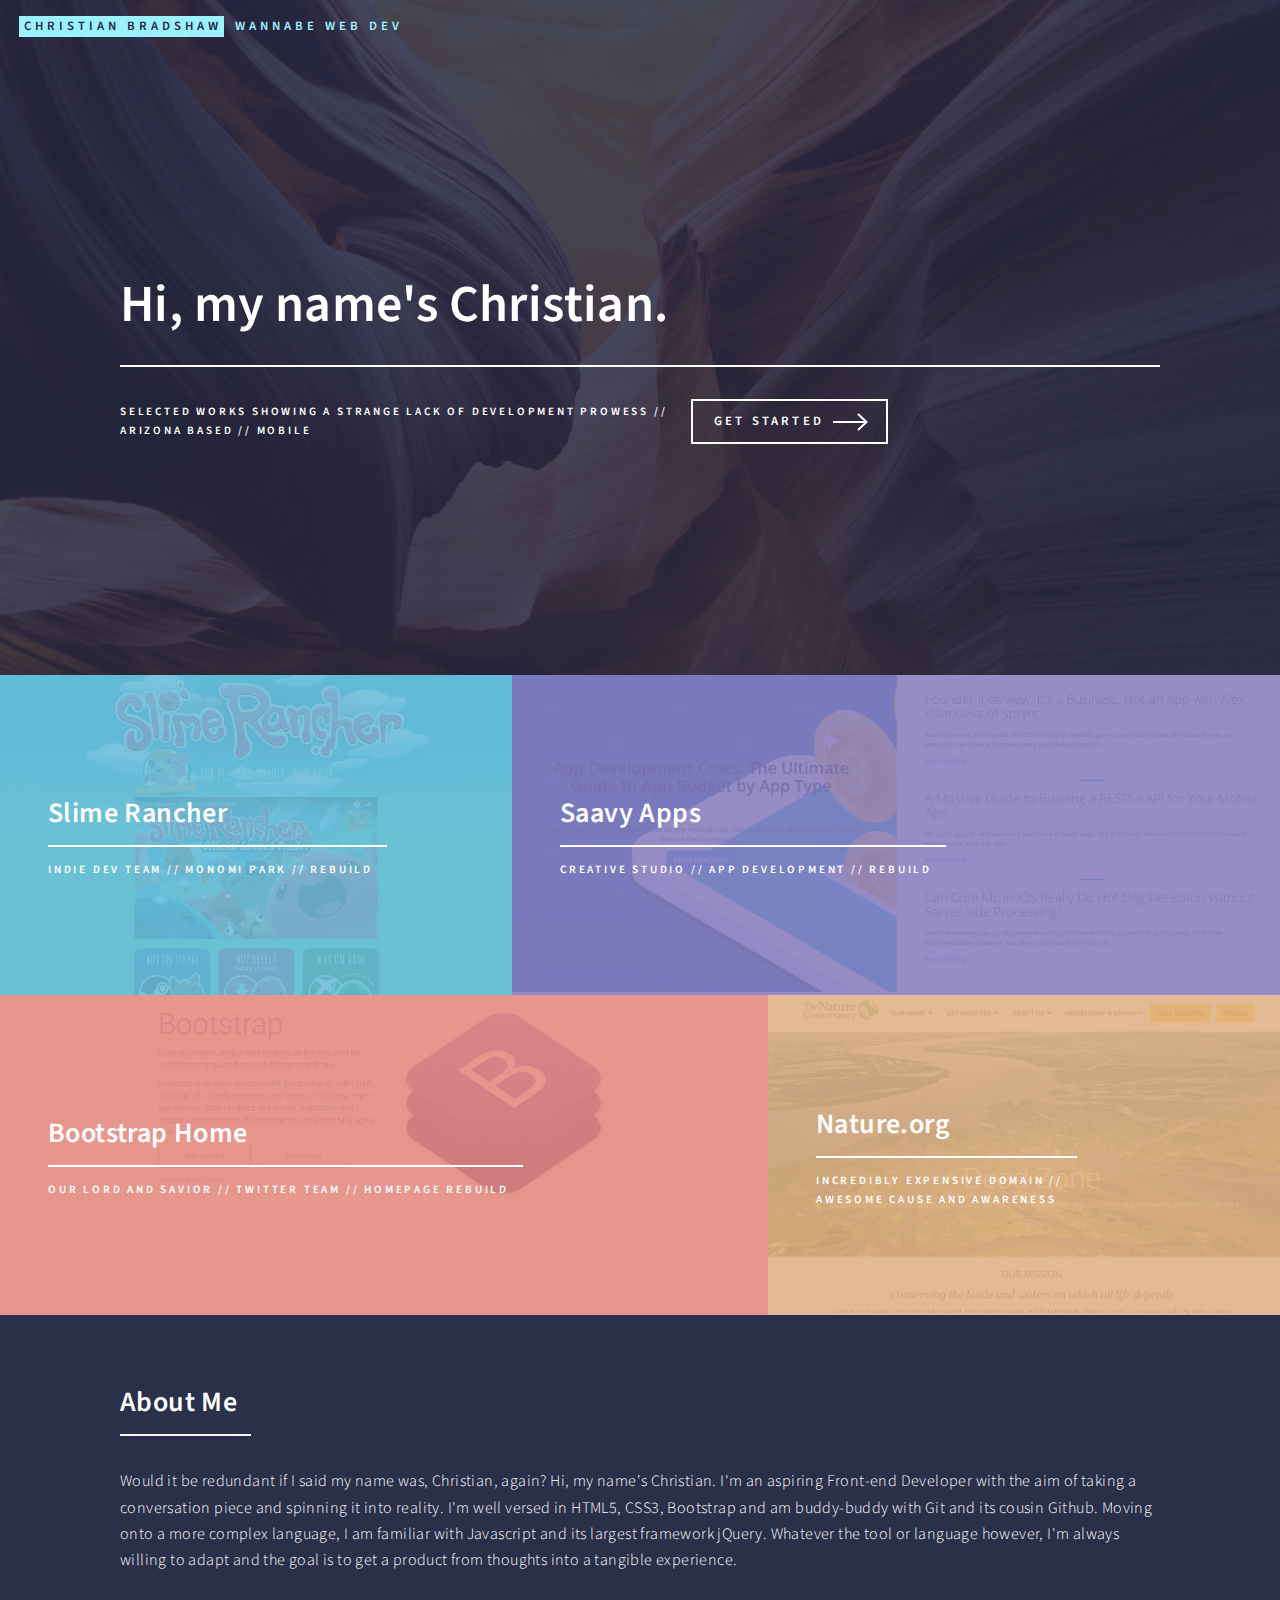
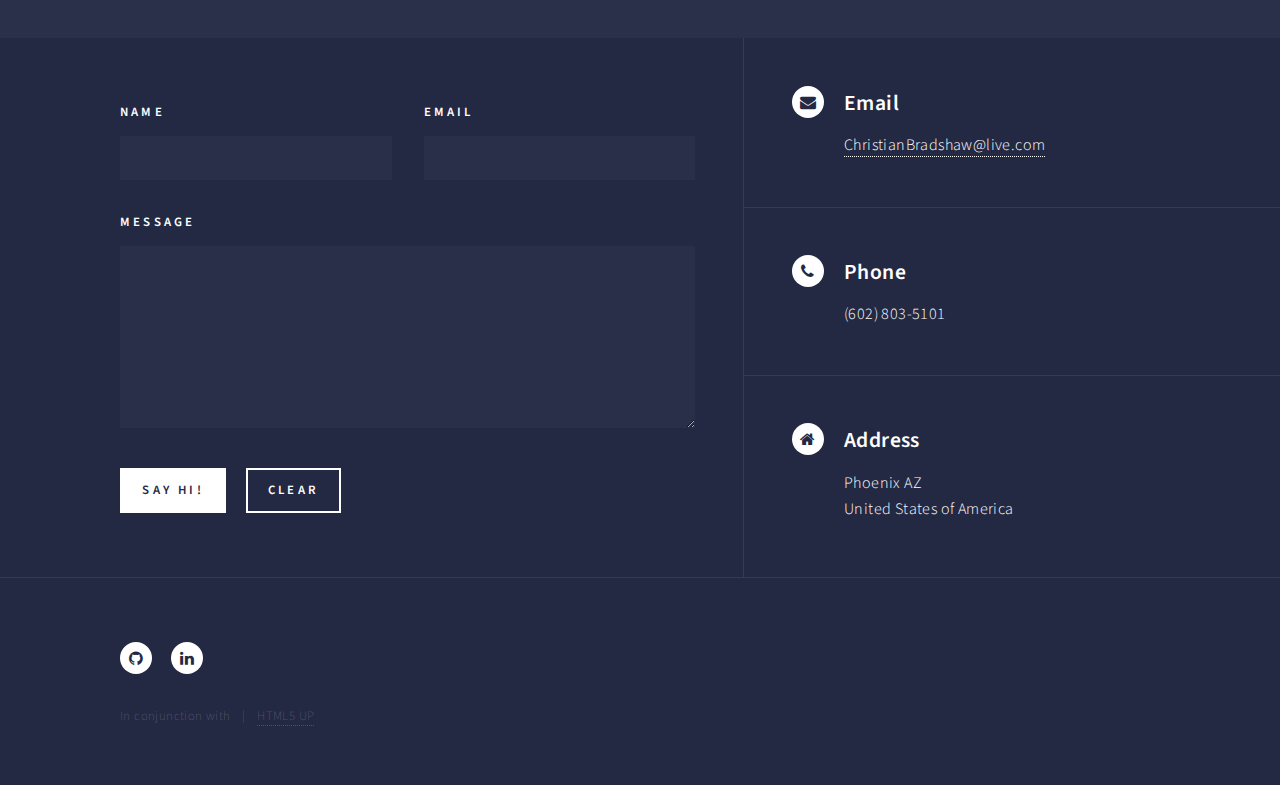
<file: index.html>
<!DOCTYPE HTML>
<!--
	Forty by HTML5 UP
	html5up.net | @ajlkn
	Free for personal and commercial use under the CCA 3.0 license (html5up.net/license)
-->
<html>
	<head>
		<title>Christian Bradshaw - Web Dev</title>
		<meta charset="utf-8" />
		<meta name="viewport" content="width=device-width, initial-scale=1, user-scalable=no" />
		<!--[if lte IE 8]><script src="assets/js/ie/html5shiv.js"></script><![endif]-->
		<link rel="stylesheet" href="assets/css/main.css" />
		<!--[if lte IE 9]><link rel="stylesheet" href="assets/css/ie9.css" /><![endif]-->
		<!--[if lte IE 8]><link rel="stylesheet" href="assets/css/ie8.css" /><![endif]-->
	</head>
	<body>

		<!-- Wrapper -->
			<div id="wrapper">

				<!-- Header -->
					<header id="header" class="alt">
						<a href="index.html" class="logo"><strong>Christian bradshaw</strong> <span>wannabe web dev</span></a>
					</header>

				<!-- Banner -->
					<section id="banner" class="major">
						<div class="inner">
							<header class="major">
								<h1>Hi, my name's Christian.</h1>
							</header>
							<div class="content">
								<p>Selected works showing a strange lack of development prowess //<br>
								arizona based // mobile</p>
								<ul class="actions">
									<li><a href="#one" class="button next scrolly">Get Started</a></li>
								</ul>
							</div>
						</div>
					</section>

				<!-- Main -->
					<div id="main">

						<!-- One -->
							<section id="one" class="tiles">
								<article>
									<span class="image">
										<img src="images/rancherRebuild.png" alt="" />
									</span>
									<header class="major">
										<h3><a href="slime.html" class="link">Slime Rancher</a></h3>
										<p>Indie Dev Team // monomi park // rebuild</p>
									</header>
								</article>
								<article>
									<span class="image">
										<img src="images/saavy.png" alt="" />
									</span>
									<header class="major">
										<h3><a href="savvy.html" class="link">Saavy Apps</a></h3>
										<p>creative studio // app development // rebuild</p>
									</header>
								</article>
								<article>
									<span class="image">
										<img src="images/bstrapRebuild.png" alt="" />
									</span>
									<header class="major">
										<h3><a href="bootstrap.html" class="link">Bootstrap Home</a></h3>
										<p>Our Lord and savior // twitter team // homepage rebuild</p>
									</header>
								</article>
								<article>
									<span class="image">
										<img src="images/nRebuild.png" alt="" />
									</span>
									<header class="major">
										<h3><a href="nature.html" class="link">Nature.org</a></h3>
										<p>Incredibly expensive domain //<br>Awesome cause and awareness</p>
									</header>
								</article>
							</section>

						<!-- Two -->
							<section id="two">
								<div class="inner">
									<header class="major">
										<h2>About Me</h2>
									</header>
									<p>Would it be redundant if I said my name was, Christian, again? Hi, my name's Christian. I'm an aspiring Front-end Developer with the aim of taking a conversation piece and spinning it into reality. I'm well versed in HTML5, CSS3, Bootstrap and am buddy-buddy with Git and its cousin Github. Moving onto a more complex language, I am familiar with Javascript and its largest framework jQuery. Whatever the tool or language however, I'm always willing to adapt and the goal is to get a product from thoughts into a tangible experience.</p>
								</div>
							</section>
							</div>

				<!-- Contact -->
					<section id="contact">
						<div class="inner">
							<section>
								<form method="post" action="#">
									<div class="field half first">
										<label for="name">Name</label>
										<input type="text" name="name" id="name" />
									</div>
									<div class="field half">
										<label for="email">Email</label>
										<input type="text" name="email" id="email" />
									</div>
									<div class="field">
										<label for="message">Message</label>
										<textarea name="message" id="message" rows="6"></textarea>
									</div>
									<ul class="actions">
										<li><input type="submit" value="Say hi!" class="special" /></li>
										<li><input type="reset" value="Clear" /></li>
									</ul>
								</form>
							</section>
							<section class="split">
								<section>
									<div class="contact-method">
										<span class="icon alt fa-envelope"></span>
										<h3>Email</h3>
										<a href="#">ChristianBradshaw@live.com</a>
									</div>
								</section>
								<section>
									<div class="contact-method">
										<span class="icon alt fa-phone"></span>
										<h3>Phone</h3>
										<span>(602) 803-5101</span>
									</div>
								</section>
								<section>
									<div class="contact-method">
										<span class="icon alt fa-home"></span>
										<h3>Address</h3>
										<span>
										Phoenix AZ<br />
										United States of America</span>
									</div>
								</section>
							</section>
						</div>
					</section>

				<!-- Footer -->
					<footer id="footer">
						<div class="inner">
							<ul class="icons">
								<li><a href="https://github.com/ChristianBradshaw" class="icon alt fa-github"><span class="label">GitHub</span></a></li>
								<li><a href="https://www.linkedin.com/in/christian-bradshaw-66a685143/" class="icon alt fa-linkedin"><span class="label">LinkedIn</span></a></li>
							</ul>
							<ul class="copyright">
							</ul>
							<ul class="copyright">
								<li>In conjunction with</li><li><a href="https://html5up.net">HTML5 UP</a></li>
							</ul>
						</div>
					</footer>

			</div>

		<!-- Scripts -->
			<script src="assets/js/jquery.min.js"></script>
			<script src="assets/js/jquery.scrolly.min.js"></script>
			<script src="assets/js/jquery.scrollex.min.js"></script>
			<script src="assets/js/skel.min.js"></script>
			<script src="assets/js/util.js"></script>
			<!--[if lte IE 8]><script src="assets/js/ie/respond.min.js"></script><![endif]-->
			<script src="assets/js/main.js"></script>

	</body>
</html>
</file>
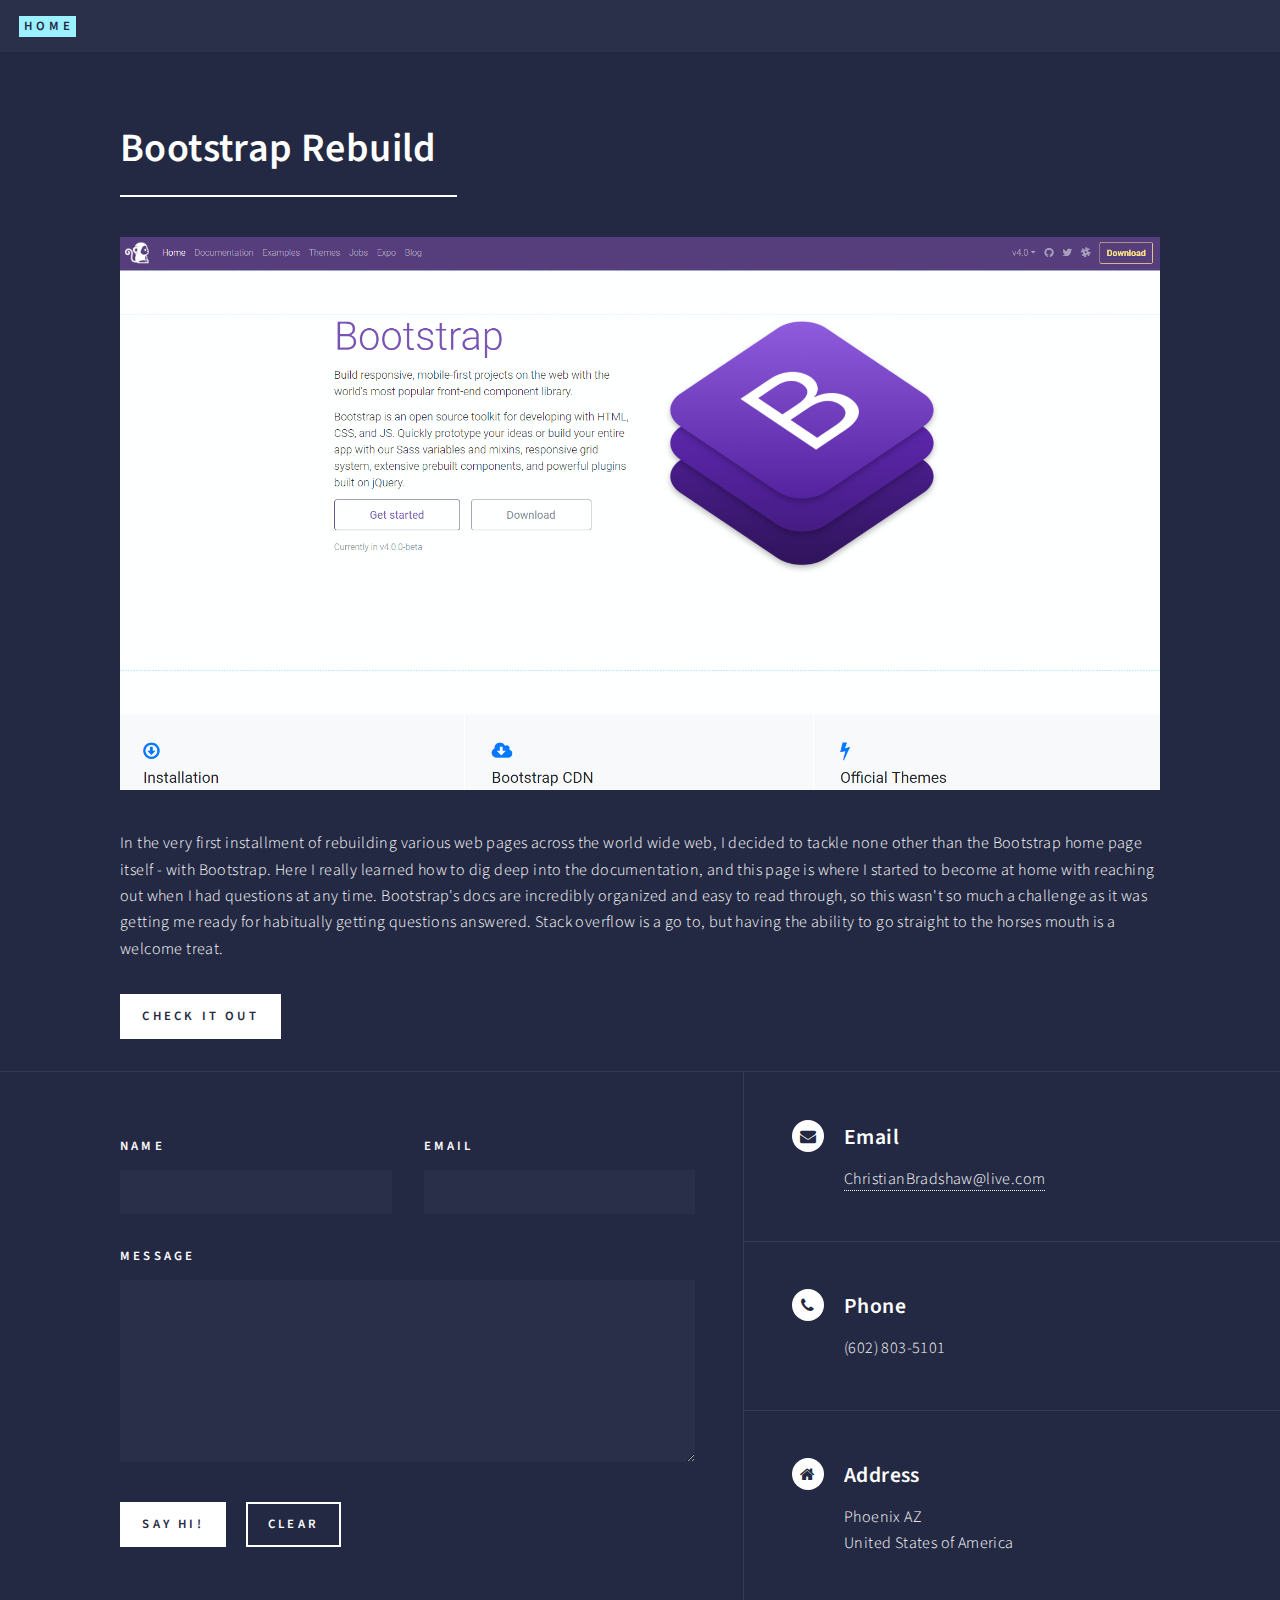
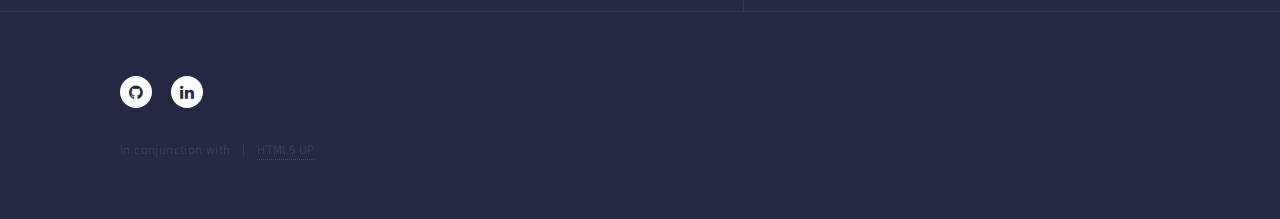
<file: bootstrap.html>
<!DOCTYPE HTML>
<!--
	Forty by HTML5 UP
	html5up.net | @ajlkn
	Free for personal and commercial use under the CCA 3.0 license (html5up.net/license)
-->
<html>
	<head>
		<title>Bootstrap // Rebuild.</title>
		<meta charset="utf-8" />
		<meta name="viewport" content="width=device-width, initial-scale=1, user-scalable=no" />
		<!--[if lte IE 8]><script src="assets/js/ie/html5shiv.js"></script><![endif]-->
		<link rel="stylesheet" href="assets/css/main.css" />
		<!--[if lte IE 9]><link rel="stylesheet" href="assets/css/ie9.css" /><![endif]-->
		<!--[if lte IE 8]><link rel="stylesheet" href="assets/css/ie8.css" /><![endif]-->
	</head>
	<body>

		<!-- Wrapper -->
			<div id="wrapper">

				<!-- Header -->
					<header id="header">
						<a href="index.html" class="logo"><strong>Home</strong><span></span></a>
					</header>

				<!-- Main -->
					<div id="main" class="alt">

						<!-- One -->
							<section id="one">
								<div class="inner">
									<header class="major">
                                      <h1>Bootstrap Rebuild</h1>
									</header>
									<span class="image main"><img src="images/bstrapRebuild.png" alt="" /></span>
									<p>In the very first installment of rebuilding various web pages across the world wide web, I decided to tackle none other than the Bootstrap home page itself - with Bootstrap. Here I really learned how to dig deep into the documentation, and this page is where I started to become at home with reaching out when I had questions at any time. Bootstrap's docs are incredibly organized and easy to read through, so this wasn't so much a challenge as it was getting me ready for habitually getting questions answered. Stack overflow is a go to, but having the ability to go straight to the horses mouth is a welcome treat. </p>
									<a href="#" class="button special">Check it out</a>
								</div>
							</section>

					</div>

<!-- Contact -->
					<section id="contact">
						<div class="inner">
							<section>
								<form method="post" action="#">
									<div class="field half first">
										<label for="name">Name</label>
										<input type="text" name="name" id="name" />
									</div>
									<div class="field half">
										<label for="email">Email</label>
										<input type="text" name="email" id="email" />
									</div>
									<div class="field">
										<label for="message">Message</label>
										<textarea name="message" id="message" rows="6"></textarea>
									</div>
									<ul class="actions">
										<li><input type="submit" value="Say hi!" class="special" /></li>
										<li><input type="reset" value="Clear" /></li>
									</ul>
								</form>
							</section>
							<section class="split">
								<section>
									<div class="contact-method">
										<span class="icon alt fa-envelope"></span>
										<h3>Email</h3>
										<a href="#">ChristianBradshaw@live.com</a>
									</div>
								</section>
								<section>
									<div class="contact-method">
										<span class="icon alt fa-phone"></span>
										<h3>Phone</h3>
										<span>(602) 803-5101</span>
									</div>
								</section>
								<section>
									<div class="contact-method">
										<span class="icon alt fa-home"></span>
										<h3>Address</h3>
										<span>
										Phoenix AZ<br />
										United States of America</span>
									</div>
								</section>
							</section>
						</div>
					</section>

				<!-- Footer -->
					<footer id="footer">
						<div class="inner">
							<ul class="icons">
								<li><a href="https://github.com/ChristianBradshaw" class="icon alt fa-github"><span class="label">GitHub</span></a></li>
								<li><a href="https://www.linkedin.com/in/christian-bradshaw-66a685143/" class="icon alt fa-linkedin"><span class="label">LinkedIn</span></a></li>
							</ul>
							<ul class="copyright">
							</ul>
							<ul class="copyright">
								<li>In conjunction with</li><li><a href="https://html5up.net">HTML5 UP</a></li>
							</ul>
						</div>
					</footer>

			</div>

		<!-- Scripts -->
			<script src="assets/js/jquery.min.js"></script>
			<script src="assets/js/jquery.scrolly.min.js"></script>
			<script src="assets/js/jquery.scrollex.min.js"></script>
			<script src="assets/js/skel.min.js"></script>
			<script src="assets/js/util.js"></script>
			<!--[if lte IE 8]><script src="assets/js/ie/respond.min.js"></script><![endif]-->
			<script src="assets/js/main.js"></script>

	</body>
</html>
</file>
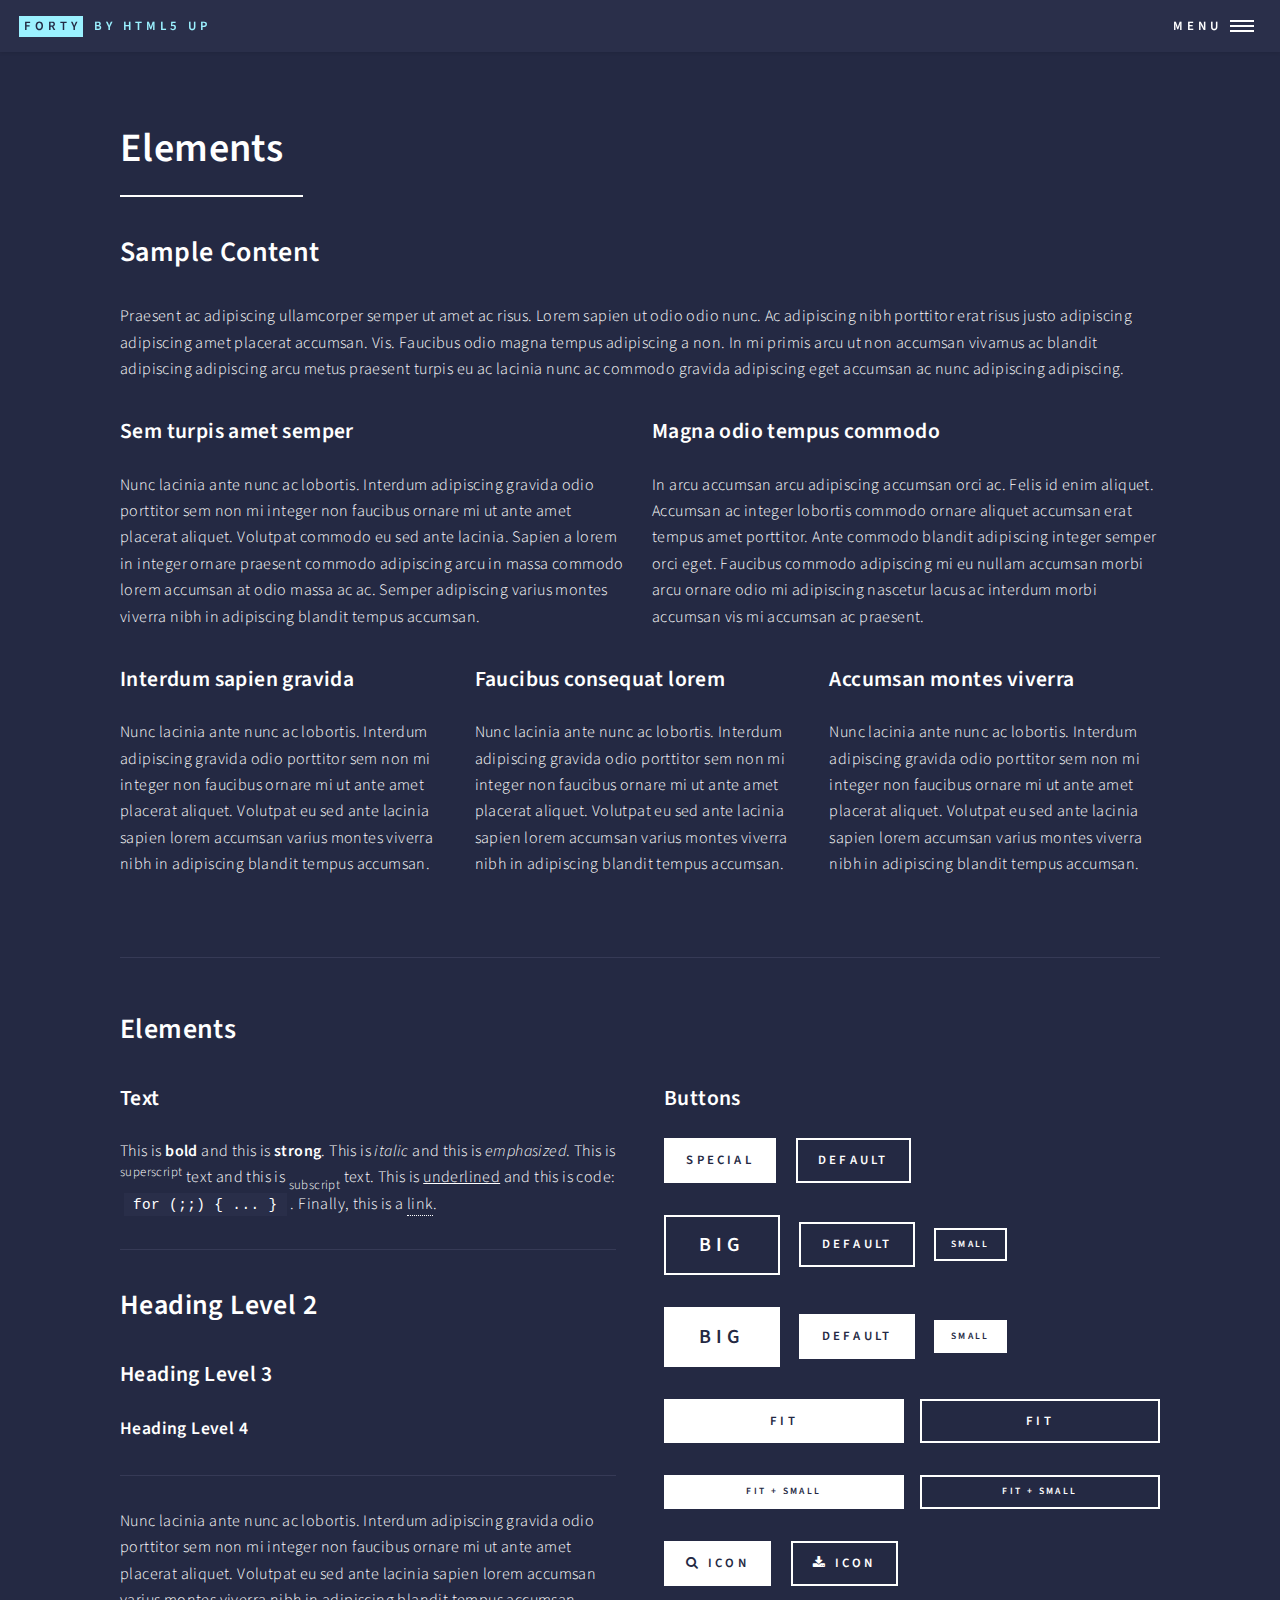
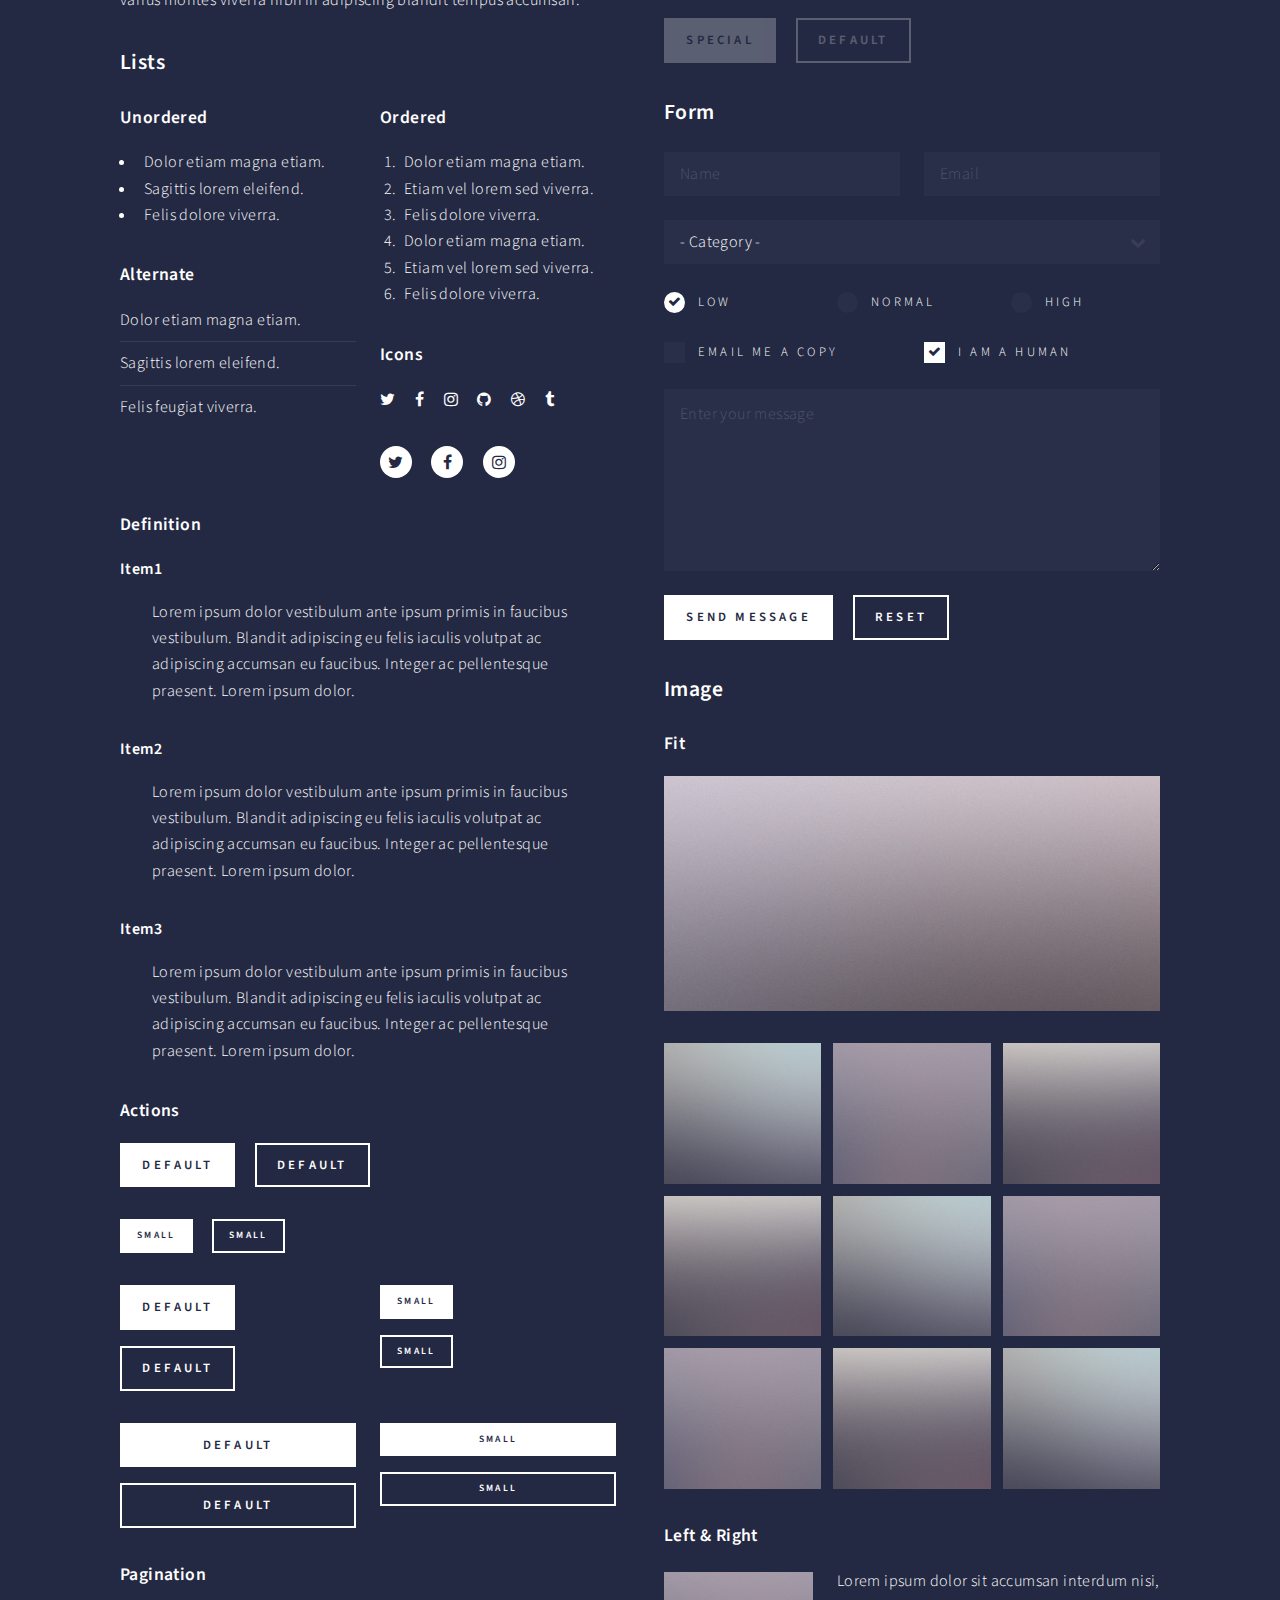
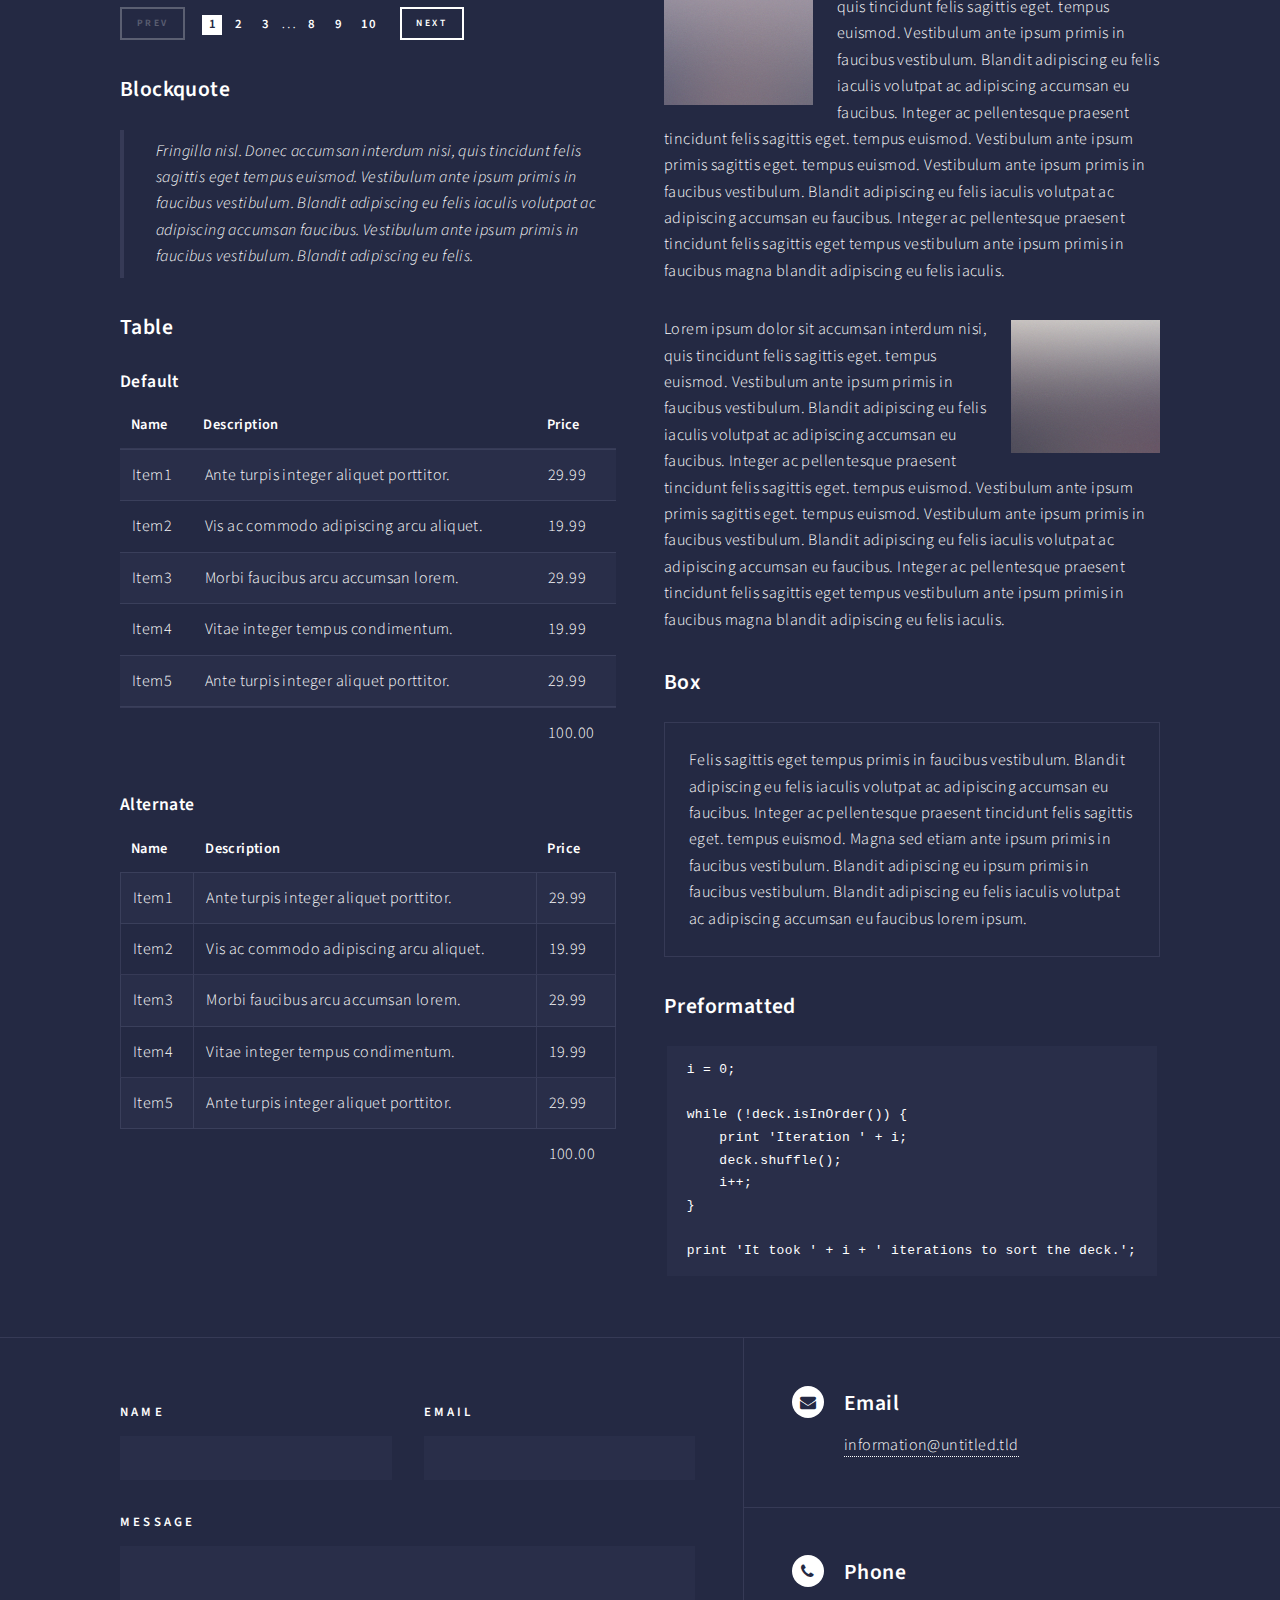
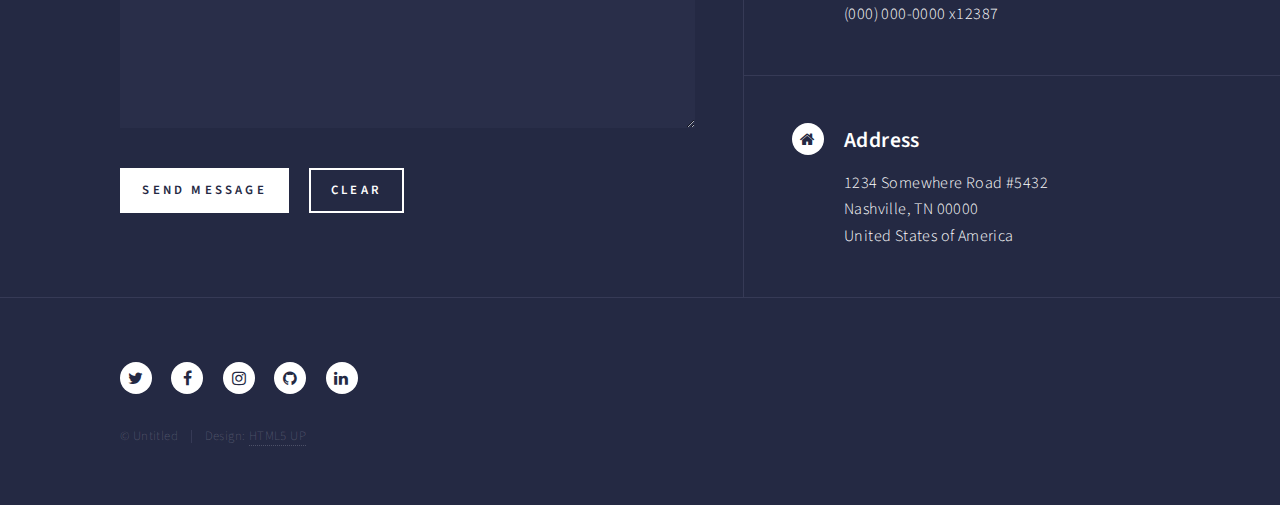
<file: elements.html>
<!DOCTYPE HTML>
<!--
	Forty by HTML5 UP
	html5up.net | @ajlkn
	Free for personal and commercial use under the CCA 3.0 license (html5up.net/license)
-->
<html>
	<head>
		<title>Elements - Forty by HTML5 UP</title>
		<meta charset="utf-8" />
		<meta name="viewport" content="width=device-width, initial-scale=1, user-scalable=no" />
		<!--[if lte IE 8]><script src="assets/js/ie/html5shiv.js"></script><![endif]-->
		<link rel="stylesheet" href="assets/css/main.css" />
		<!--[if lte IE 9]><link rel="stylesheet" href="assets/css/ie9.css" /><![endif]-->
		<!--[if lte IE 8]><link rel="stylesheet" href="assets/css/ie8.css" /><![endif]-->
	</head>
	<body>

		<!-- Wrapper -->
			<div id="wrapper">

				<!-- Header -->
					<header id="header">
						<a href="index.html" class="logo"><strong>Forty</strong> <span>by HTML5 UP</span></a>
						<nav>
							<a href="#menu">Menu</a>
						</nav>
					</header>

				<!-- Menu -->
					<nav id="menu">
						<ul class="links">
							<li><a href="index.html">Home</a></li>
							<li><a href="landing.html">Landing</a></li>
							<li><a href="generic.html">Generic</a></li>
							<li><a href="elements.html">Elements</a></li>
						</ul>
						<ul class="actions vertical">
							<li><a href="#" class="button special fit">Get Started</a></li>
							<li><a href="#" class="button fit">Log In</a></li>
						</ul>
					</nav>

				<!-- Main -->
					<div id="main" class="alt">

						<!-- One -->
							<section id="one">
								<div class="inner">
									<header class="major">
										<h1>Elements</h1>
									</header>

									<!-- Content -->
										<h2 id="content">Sample Content</h2>
										<p>Praesent ac adipiscing ullamcorper semper ut amet ac risus. Lorem sapien ut odio odio nunc. Ac adipiscing nibh porttitor erat risus justo adipiscing adipiscing amet placerat accumsan. Vis. Faucibus odio magna tempus adipiscing a non. In mi primis arcu ut non accumsan vivamus ac blandit adipiscing adipiscing arcu metus praesent turpis eu ac lacinia nunc ac commodo gravida adipiscing eget accumsan ac nunc adipiscing adipiscing.</p>
										<div class="row">
											<div class="6u 12u$(small)">
												<h3>Sem turpis amet semper</h3>
												<p>Nunc lacinia ante nunc ac lobortis. Interdum adipiscing gravida odio porttitor sem non mi integer non faucibus ornare mi ut ante amet placerat aliquet. Volutpat commodo eu sed ante lacinia. Sapien a lorem in integer ornare praesent commodo adipiscing arcu in massa commodo lorem accumsan at odio massa ac ac. Semper adipiscing varius montes viverra nibh in adipiscing blandit tempus accumsan.</p>
											</div>
											<div class="6u$ 12u$(small)">
												<h3>Magna odio tempus commodo</h3>
												<p>In arcu accumsan arcu adipiscing accumsan orci ac. Felis id enim aliquet. Accumsan ac integer lobortis commodo ornare aliquet accumsan erat tempus amet porttitor. Ante commodo blandit adipiscing integer semper orci eget. Faucibus commodo adipiscing mi eu nullam accumsan morbi arcu ornare odio mi adipiscing nascetur lacus ac interdum morbi accumsan vis mi accumsan ac praesent.</p>
											</div>
											<!-- Break -->
											<div class="4u 12u$(medium)">
												<h3>Interdum sapien gravida</h3>
												<p>Nunc lacinia ante nunc ac lobortis. Interdum adipiscing gravida odio porttitor sem non mi integer non faucibus ornare mi ut ante amet placerat aliquet. Volutpat eu sed ante lacinia sapien lorem accumsan varius montes viverra nibh in adipiscing blandit tempus accumsan.</p>
											</div>
											<div class="4u 12u$(medium)">
												<h3>Faucibus consequat lorem</h3>
												<p>Nunc lacinia ante nunc ac lobortis. Interdum adipiscing gravida odio porttitor sem non mi integer non faucibus ornare mi ut ante amet placerat aliquet. Volutpat eu sed ante lacinia sapien lorem accumsan varius montes viverra nibh in adipiscing blandit tempus accumsan.</p>
											</div>
											<div class="4u$ 12u$(medium)">
												<h3>Accumsan montes viverra</h3>
												<p>Nunc lacinia ante nunc ac lobortis. Interdum adipiscing gravida odio porttitor sem non mi integer non faucibus ornare mi ut ante amet placerat aliquet. Volutpat eu sed ante lacinia sapien lorem accumsan varius montes viverra nibh in adipiscing blandit tempus accumsan.</p>
											</div>
										</div>

									<hr class="major" />

									<!-- Elements -->
										<h2 id="elements">Elements</h2>
										<div class="row 200%">
											<div class="6u 12u$(medium)">

												<!-- Text stuff -->
													<h3>Text</h3>
													<p>This is <b>bold</b> and this is <strong>strong</strong>. This is <i>italic</i> and this is <em>emphasized</em>.
													This is <sup>superscript</sup> text and this is <sub>subscript</sub> text.
													This is <u>underlined</u> and this is code: <code>for (;;) { ... }</code>.
													Finally, this is a <a href="#">link</a>.</p>
													<hr />
													<h2>Heading Level 2</h2>
													<h3>Heading Level 3</h3>
													<h4>Heading Level 4</h4>
													<hr />
													<p>Nunc lacinia ante nunc ac lobortis. Interdum adipiscing gravida odio porttitor sem non mi integer non faucibus ornare mi ut ante amet placerat aliquet. Volutpat eu sed ante lacinia sapien lorem accumsan varius montes viverra nibh in adipiscing blandit tempus accumsan.</p>

												<!-- Lists -->
													<h3>Lists</h3>
													<div class="row">
														<div class="6u 12u$(small)">

															<h4>Unordered</h4>
															<ul>
																<li>Dolor etiam magna etiam.</li>
																<li>Sagittis lorem eleifend.</li>
																<li>Felis dolore viverra.</li>
															</ul>

															<h4>Alternate</h4>
															<ul class="alt">
																<li>Dolor etiam magna etiam.</li>
																<li>Sagittis lorem eleifend.</li>
																<li>Felis feugiat viverra.</li>
															</ul>

														</div>
														<div class="6u$ 12u$(small)">

															<h4>Ordered</h4>
															<ol>
																<li>Dolor etiam magna etiam.</li>
																<li>Etiam vel lorem sed viverra.</li>
																<li>Felis dolore viverra.</li>
																<li>Dolor etiam magna etiam.</li>
																<li>Etiam vel lorem sed viverra.</li>
																<li>Felis dolore viverra.</li>
															</ol>

															<h4>Icons</h4>
															<ul class="icons">
																<li><a href="#" class="icon fa-twitter"><span class="label">Twitter</span></a></li>
																<li><a href="#" class="icon fa-facebook"><span class="label">Facebook</span></a></li>
																<li><a href="#" class="icon fa-instagram"><span class="label">Instagram</span></a></li>
																<li><a href="#" class="icon fa-github"><span class="label">Github</span></a></li>
																<li><a href="#" class="icon fa-dribbble"><span class="label">Dribbble</span></a></li>
																<li><a href="#" class="icon fa-tumblr"><span class="label">Tumblr</span></a></li>
															</ul>
															<ul class="icons">
																<li><a href="#" class="icon alt fa-twitter"><span class="label">Twitter</span></a></li>
																<li><a href="#" class="icon alt fa-facebook"><span class="label">Facebook</span></a></li>
																<li><a href="#" class="icon alt fa-instagram"><span class="label">Instagram</span></a></li>
															</ul>

														</div>
													</div>
													<h4>Definition</h4>
													<dl>
														<dt>Item1</dt>
														<dd>
															<p>Lorem ipsum dolor vestibulum ante ipsum primis in faucibus vestibulum. Blandit adipiscing eu felis iaculis volutpat ac adipiscing accumsan eu faucibus. Integer ac pellentesque praesent. Lorem ipsum dolor.</p>
														</dd>
														<dt>Item2</dt>
														<dd>
															<p>Lorem ipsum dolor vestibulum ante ipsum primis in faucibus vestibulum. Blandit adipiscing eu felis iaculis volutpat ac adipiscing accumsan eu faucibus. Integer ac pellentesque praesent. Lorem ipsum dolor.</p>
														</dd>
														<dt>Item3</dt>
														<dd>
															<p>Lorem ipsum dolor vestibulum ante ipsum primis in faucibus vestibulum. Blandit adipiscing eu felis iaculis volutpat ac adipiscing accumsan eu faucibus. Integer ac pellentesque praesent. Lorem ipsum dolor.</p>
														</dd>
													</dl>

													<h4>Actions</h4>
													<ul class="actions">
														<li><a href="#" class="button special">Default</a></li>
														<li><a href="#" class="button">Default</a></li>
													</ul>
													<ul class="actions small">
														<li><a href="#" class="button special small">Small</a></li>
														<li><a href="#" class="button small">Small</a></li>
													</ul>
													<div class="row">
														<div class="6u 12u$(small)">
															<ul class="actions vertical">
																<li><a href="#" class="button special">Default</a></li>
																<li><a href="#" class="button">Default</a></li>
															</ul>
														</div>
														<div class="6u$ 12u$(small)">
															<ul class="actions vertical small">
																<li><a href="#" class="button special small">Small</a></li>
																<li><a href="#" class="button small">Small</a></li>
															</ul>
														</div>
														<div class="6u 12u$(small)">
															<ul class="actions vertical">
																<li><a href="#" class="button special fit">Default</a></li>
																<li><a href="#" class="button fit">Default</a></li>
															</ul>
														</div>
														<div class="6u$ 12u$(small)">
															<ul class="actions vertical small">
																<li><a href="#" class="button special small fit">Small</a></li>
																<li><a href="#" class="button small fit">Small</a></li>
															</ul>
														</div>
													</div>

													<h4>Pagination</h4>
													<ul class="pagination">
														<li><span class="button small disabled">Prev</span></li>
														<li><a href="#" class="page active">1</a></li>
														<li><a href="#" class="page">2</a></li>
														<li><a href="#" class="page">3</a></li>
														<li><span>&hellip;</span></li>
														<li><a href="#" class="page">8</a></li>
														<li><a href="#" class="page">9</a></li>
														<li><a href="#" class="page">10</a></li>
														<li><a href="#" class="button small">Next</a></li>
													</ul>

												<!-- Blockquote -->
													<h3>Blockquote</h3>
													<blockquote>Fringilla nisl. Donec accumsan interdum nisi, quis tincidunt felis sagittis eget tempus euismod. Vestibulum ante ipsum primis in faucibus vestibulum. Blandit adipiscing eu felis iaculis volutpat ac adipiscing accumsan faucibus. Vestibulum ante ipsum primis in faucibus vestibulum. Blandit adipiscing eu felis.</blockquote>

												<!-- Table -->
													<h3>Table</h3>

													<h4>Default</h4>
													<div class="table-wrapper">
														<table>
															<thead>
																<tr>
																	<th>Name</th>
																	<th>Description</th>
																	<th>Price</th>
																</tr>
															</thead>
															<tbody>
																<tr>
																	<td>Item1</td>
																	<td>Ante turpis integer aliquet porttitor.</td>
																	<td>29.99</td>
																</tr>
																<tr>
																	<td>Item2</td>
																	<td>Vis ac commodo adipiscing arcu aliquet.</td>
																	<td>19.99</td>
																</tr>
																<tr>
																	<td>Item3</td>
																	<td> Morbi faucibus arcu accumsan lorem.</td>
																	<td>29.99</td>
																</tr>
																<tr>
																	<td>Item4</td>
																	<td>Vitae integer tempus condimentum.</td>
																	<td>19.99</td>
																</tr>
																<tr>
																	<td>Item5</td>
																	<td>Ante turpis integer aliquet porttitor.</td>
																	<td>29.99</td>
																</tr>
															</tbody>
															<tfoot>
																<tr>
																	<td colspan="2"></td>
																	<td>100.00</td>
																</tr>
															</tfoot>
														</table>
													</div>

													<h4>Alternate</h4>
													<div class="table-wrapper">
														<table class="alt">
															<thead>
																<tr>
																	<th>Name</th>
																	<th>Description</th>
																	<th>Price</th>
																</tr>
															</thead>
															<tbody>
																<tr>
																	<td>Item1</td>
																	<td>Ante turpis integer aliquet porttitor.</td>
																	<td>29.99</td>
																</tr>
																<tr>
																	<td>Item2</td>
																	<td>Vis ac commodo adipiscing arcu aliquet.</td>
																	<td>19.99</td>
																</tr>
																<tr>
																	<td>Item3</td>
																	<td> Morbi faucibus arcu accumsan lorem.</td>
																	<td>29.99</td>
																</tr>
																<tr>
																	<td>Item4</td>
																	<td>Vitae integer tempus condimentum.</td>
																	<td>19.99</td>
																</tr>
																<tr>
																	<td>Item5</td>
																	<td>Ante turpis integer aliquet porttitor.</td>
																	<td>29.99</td>
																</tr>
															</tbody>
															<tfoot>
																<tr>
																	<td colspan="2"></td>
																	<td>100.00</td>
																</tr>
															</tfoot>
														</table>
													</div>

											</div>
											<div class="6u$ 12u$(medium)">

												<!-- Buttons -->
													<h3>Buttons</h3>
													<ul class="actions">
														<li><a href="#" class="button special">Special</a></li>
														<li><a href="#" class="button">Default</a></li>
													</ul>
													<ul class="actions">
														<li><a href="#" class="button big">Big</a></li>
														<li><a href="#" class="button">Default</a></li>
														<li><a href="#" class="button small">Small</a></li>
													</ul>
													<ul class="actions">
														<li><a href="#" class="button special big">Big</a></li>
														<li><a href="#" class="button special">Default</a></li>
														<li><a href="#" class="button special small">Small</a></li>
													</ul>
													<ul class="actions fit">
														<li><a href="#" class="button special fit">Fit</a></li>
														<li><a href="#" class="button fit">Fit</a></li>
													</ul>
													<ul class="actions fit small">
														<li><a href="#" class="button special fit small">Fit + Small</a></li>
														<li><a href="#" class="button fit small">Fit + Small</a></li>
													</ul>
													<ul class="actions">
														<li><a href="#" class="button special icon fa-search">Icon</a></li>
														<li><a href="#" class="button icon fa-download">Icon</a></li>
													</ul>
													<ul class="actions">
														<li><span class="button special disabled">Special</span></li>
														<li><span class="button disabled">Default</span></li>
													</ul>

												<!-- Form -->
													<h3>Form</h3>

													<form method="post" action="#">
														<div class="row uniform">
															<div class="6u 12u$(xsmall)">
																<input type="text" name="demo-name" id="demo-name" value="" placeholder="Name" />
															</div>
															<div class="6u$ 12u$(xsmall)">
																<input type="email" name="demo-email" id="demo-email" value="" placeholder="Email" />
															</div>
															<!-- Break -->
															<div class="12u$">
																<div class="select-wrapper">
																	<select name="demo-category" id="demo-category">
																		<option value="">- Category -</option>
																		<option value="1">Manufacturing</option>
																		<option value="1">Shipping</option>
																		<option value="1">Administration</option>
																		<option value="1">Human Resources</option>
																	</select>
																</div>
															</div>
															<!-- Break -->
															<div class="4u 12u$(small)">
																<input type="radio" id="demo-priority-low" name="demo-priority" checked>
																<label for="demo-priority-low">Low</label>
															</div>
															<div class="4u 12u$(small)">
																<input type="radio" id="demo-priority-normal" name="demo-priority">
																<label for="demo-priority-normal">Normal</label>
															</div>
															<div class="4u$ 12u$(small)">
																<input type="radio" id="demo-priority-high" name="demo-priority">
																<label for="demo-priority-high">High</label>
															</div>
															<!-- Break -->
															<div class="6u 12u$(small)">
																<input type="checkbox" id="demo-copy" name="demo-copy">
																<label for="demo-copy">Email me a copy</label>
															</div>
															<div class="6u$ 12u$(small)">
																<input type="checkbox" id="demo-human" name="demo-human" checked>
																<label for="demo-human">I am a human</label>
															</div>
															<!-- Break -->
															<div class="12u$">
																<textarea name="demo-message" id="demo-message" placeholder="Enter your message" rows="6"></textarea>
															</div>
															<!-- Break -->
															<div class="12u$">
																<ul class="actions">
																	<li><input type="submit" value="Send Message" class="special" /></li>
																	<li><input type="reset" value="Reset" /></li>
																</ul>
															</div>
														</div>
													</form>

												<!-- Image -->
													<h3>Image</h3>

													<h4>Fit</h4>
													<span class="image fit"><img src="images/pic03.jpg" alt="" /></span>
													<div class="box alt">
														<div class="row 50% uniform">
															<div class="4u"><span class="image fit"><img src="images/pic08.jpg" alt="" /></span></div>
															<div class="4u"><span class="image fit"><img src="images/pic09.jpg" alt="" /></span></div>
															<div class="4u$"><span class="image fit"><img src="images/pic10.jpg" alt="" /></span></div>
															<!-- Break -->
															<div class="4u"><span class="image fit"><img src="images/pic10.jpg" alt="" /></span></div>
															<div class="4u"><span class="image fit"><img src="images/pic08.jpg" alt="" /></span></div>
															<div class="4u$"><span class="image fit"><img src="images/pic09.jpg" alt="" /></span></div>
															<!-- Break -->
															<div class="4u"><span class="image fit"><img src="images/pic09.jpg" alt="" /></span></div>
															<div class="4u"><span class="image fit"><img src="images/pic10.jpg" alt="" /></span></div>
															<div class="4u$"><span class="image fit"><img src="images/pic08.jpg" alt="" /></span></div>
														</div>
													</div>

													<h4>Left &amp; Right</h4>
													<p><span class="image left"><img src="images/pic09.jpg" alt="" /></span>Lorem ipsum dolor sit accumsan interdum nisi, quis tincidunt felis sagittis eget. tempus euismod. Vestibulum ante ipsum primis in faucibus vestibulum. Blandit adipiscing eu felis iaculis volutpat ac adipiscing accumsan eu faucibus. Integer ac pellentesque praesent tincidunt felis sagittis eget. tempus euismod. Vestibulum ante ipsum primis sagittis eget. tempus euismod. Vestibulum ante ipsum primis in faucibus vestibulum. Blandit adipiscing eu felis iaculis volutpat ac adipiscing accumsan eu faucibus. Integer ac pellentesque praesent tincidunt felis sagittis eget tempus vestibulum ante ipsum primis in faucibus magna blandit adipiscing eu felis iaculis.</p>
													<p><span class="image right"><img src="images/pic10.jpg" alt="" /></span>Lorem ipsum dolor sit accumsan interdum nisi, quis tincidunt felis sagittis eget. tempus euismod. Vestibulum ante ipsum primis in faucibus vestibulum. Blandit adipiscing eu felis iaculis volutpat ac adipiscing accumsan eu faucibus. Integer ac pellentesque praesent tincidunt felis sagittis eget. tempus euismod. Vestibulum ante ipsum primis sagittis eget. tempus euismod. Vestibulum ante ipsum primis in faucibus vestibulum. Blandit adipiscing eu felis iaculis volutpat ac adipiscing accumsan eu faucibus. Integer ac pellentesque praesent tincidunt felis sagittis eget tempus vestibulum ante ipsum primis in faucibus magna blandit adipiscing eu felis iaculis.</p>

												<!-- Box -->
													<h3>Box</h3>
													<div class="box">
														<p>Felis sagittis eget tempus primis in faucibus vestibulum. Blandit adipiscing eu felis iaculis volutpat ac adipiscing accumsan eu faucibus. Integer ac pellentesque praesent tincidunt felis sagittis eget. tempus euismod. Magna sed etiam ante ipsum primis in faucibus vestibulum. Blandit adipiscing eu ipsum primis in faucibus vestibulum. Blandit adipiscing eu felis iaculis volutpat ac adipiscing accumsan eu faucibus lorem ipsum.</p>
													</div>

												<!-- Preformatted Code -->
													<h3>Preformatted</h3>
													<pre><code>i = 0;

while (!deck.isInOrder()) {
    print 'Iteration ' + i;
    deck.shuffle();
    i++;
}

print 'It took ' + i + ' iterations to sort the deck.';
</code></pre>

											</div>
										</div>

								</div>
							</section>

					</div>

				<!-- Contact -->
					<section id="contact">
						<div class="inner">
							<section>
								<form method="post" action="#">
									<div class="field half first">
										<label for="name">Name</label>
										<input type="text" name="name" id="name" />
									</div>
									<div class="field half">
										<label for="email">Email</label>
										<input type="text" name="email" id="email" />
									</div>
									<div class="field">
										<label for="message">Message</label>
										<textarea name="message" id="message" rows="6"></textarea>
									</div>
									<ul class="actions">
										<li><input type="submit" value="Send Message" class="special" /></li>
										<li><input type="reset" value="Clear" /></li>
									</ul>
								</form>
							</section>
							<section class="split">
								<section>
									<div class="contact-method">
										<span class="icon alt fa-envelope"></span>
										<h3>Email</h3>
										<a href="#">information@untitled.tld</a>
									</div>
								</section>
								<section>
									<div class="contact-method">
										<span class="icon alt fa-phone"></span>
										<h3>Phone</h3>
										<span>(000) 000-0000 x12387</span>
									</div>
								</section>
								<section>
									<div class="contact-method">
										<span class="icon alt fa-home"></span>
										<h3>Address</h3>
										<span>1234 Somewhere Road #5432<br />
										Nashville, TN 00000<br />
										United States of America</span>
									</div>
								</section>
							</section>
						</div>
					</section>

				<!-- Footer -->
					<footer id="footer">
						<div class="inner">
							<ul class="icons">
								<li><a href="#" class="icon alt fa-twitter"><span class="label">Twitter</span></a></li>
								<li><a href="#" class="icon alt fa-facebook"><span class="label">Facebook</span></a></li>
								<li><a href="#" class="icon alt fa-instagram"><span class="label">Instagram</span></a></li>
								<li><a href="#" class="icon alt fa-github"><span class="label">GitHub</span></a></li>
								<li><a href="#" class="icon alt fa-linkedin"><span class="label">LinkedIn</span></a></li>
							</ul>
							<ul class="copyright">
								<li>&copy; Untitled</li><li>Design: <a href="https://html5up.net">HTML5 UP</a></li>
							</ul>
						</div>
					</footer>

			</div>

		<!-- Scripts -->
			<script src="assets/js/jquery.min.js"></script>
			<script src="assets/js/jquery.scrolly.min.js"></script>
			<script src="assets/js/jquery.scrollex.min.js"></script>
			<script src="assets/js/skel.min.js"></script>
			<script src="assets/js/util.js"></script>
			<!--[if lte IE 8]><script src="assets/js/ie/respond.min.js"></script><![endif]-->
			<script src="assets/js/main.js"></script>

	</body>
</html>
</file>
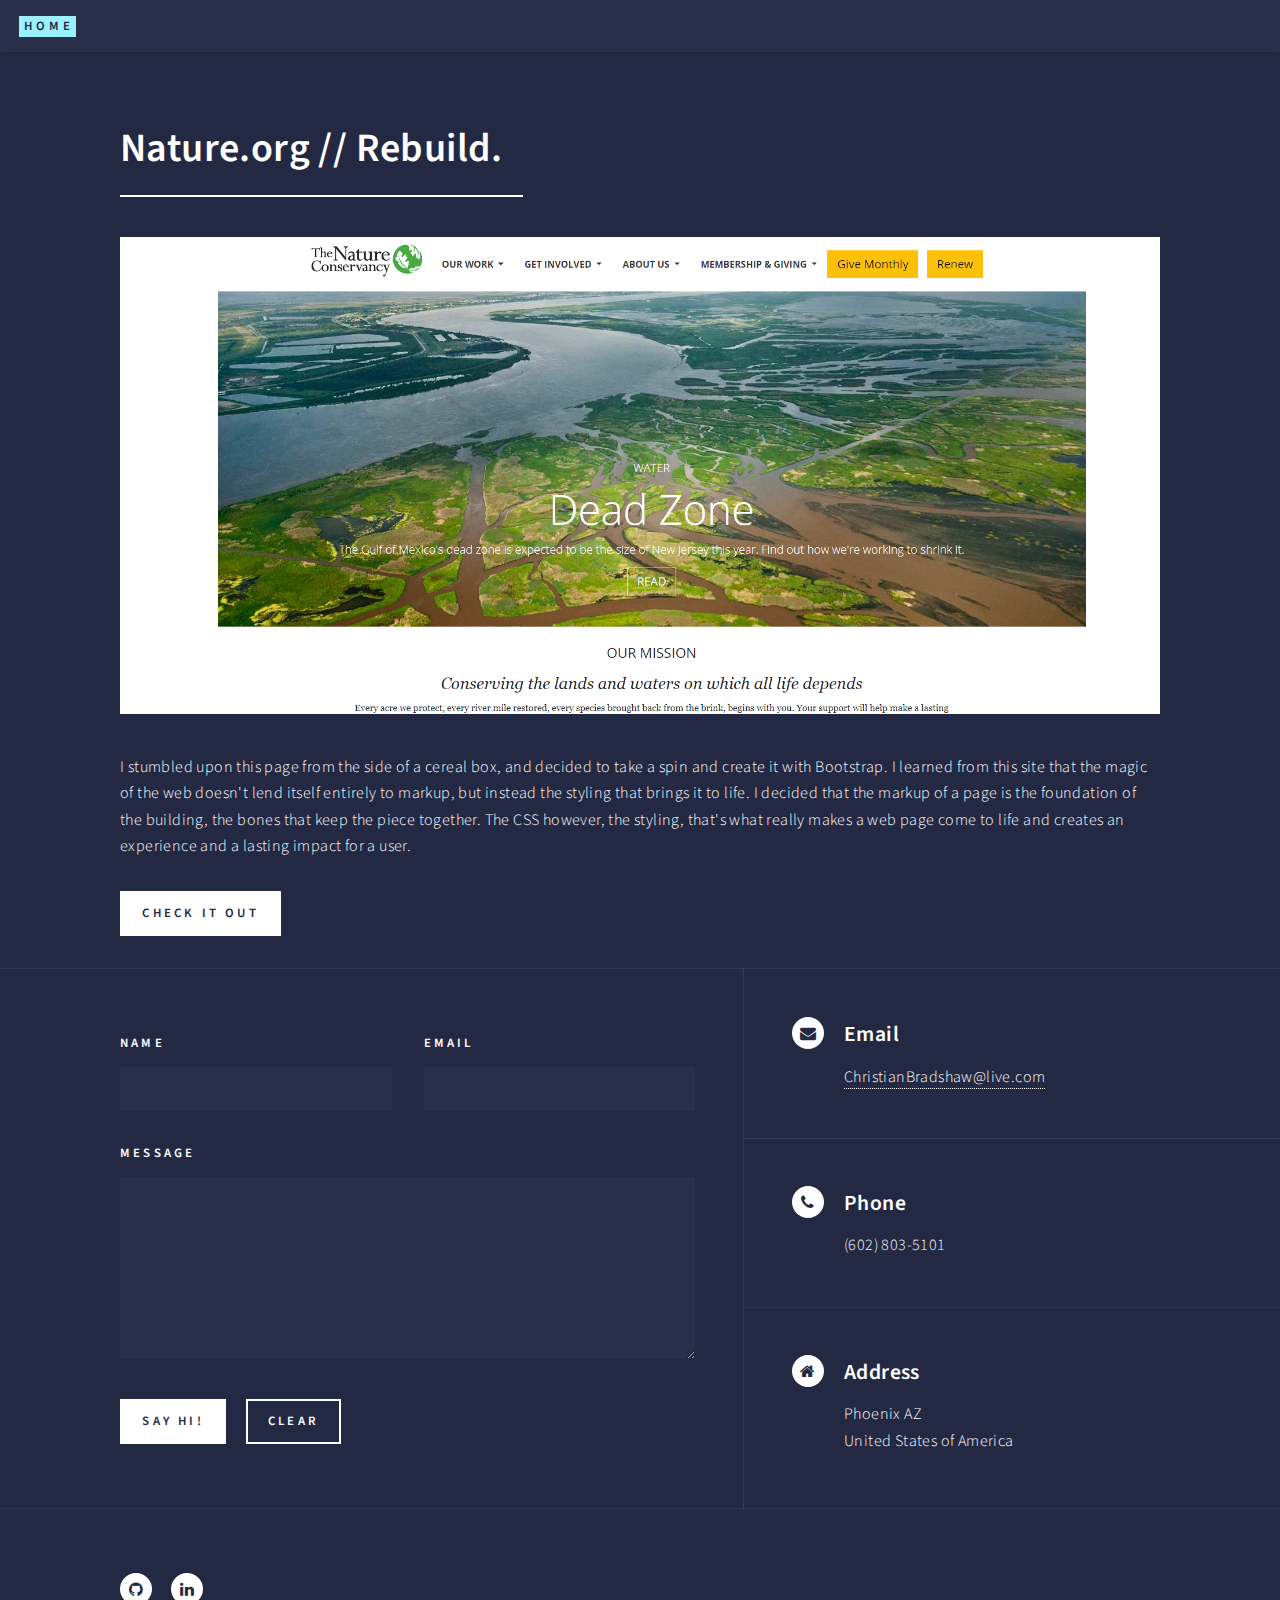
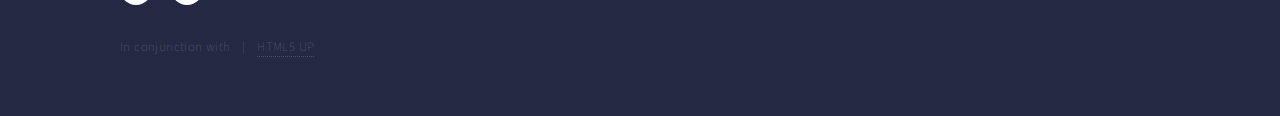
<file: nature.html>
<!DOCTYPE HTML>
<!--
	Forty by HTML5 UP
	html5up.net | @ajlkn
	Free for personal and commercial use under the CCA 3.0 license (html5up.net/license)
-->
<html>
	<head>
		<title>Nature.org // Rebuild.</title>
		<meta charset="utf-8" />
		<meta name="viewport" content="width=device-width, initial-scale=1, user-scalable=no" />
		<!--[if lte IE 8]><script src="assets/js/ie/html5shiv.js"></script><![endif]-->
		<link rel="stylesheet" href="assets/css/main.css" />
		<!--[if lte IE 9]><link rel="stylesheet" href="assets/css/ie9.css" /><![endif]-->
		<!--[if lte IE 8]><link rel="stylesheet" href="assets/css/ie8.css" /><![endif]-->
	</head>
	<body>

		<!-- Wrapper -->
			<div id="wrapper">

				<!-- Header -->
					<header id="header">
						<a href="index.html" class="logo"><strong>Home</strong><span></span></a>
					</header>


				<!-- Main -->
					<div id="main" class="alt">

						<!-- One -->
							<section id="one">
								<div class="inner">
									<header class="major">
										<h1>Nature.org // Rebuild.</h1>
									</header>
									<span class="image main"><img src="images/nRebuild.png" alt="" /></span>
									<p>I stumbled upon this page from the side of a cereal box, and decided to take a spin and create it with Bootstrap. I learned from this site that the magic of the web doesn't lend itself entirely to markup, but instead the styling that brings it to life. I decided that the markup of a page is the foundation of the building, the bones that keep the piece together. The CSS however, the styling, that's what really makes a web page come to life and creates an experience and a lasting impact for a user. </p>
									<a href="#" class="button special">Check it out</a>
								</div>
							</section>

					</div>

<!-- Contact -->
					<section id="contact">
						<div class="inner">
							<section>
								<form method="post" action="#">
									<div class="field half first">
										<label for="name">Name</label>
										<input type="text" name="name" id="name" />
									</div>
									<div class="field half">
										<label for="email">Email</label>
										<input type="text" name="email" id="email" />
									</div>
									<div class="field">
										<label for="message">Message</label>
										<textarea name="message" id="message" rows="6"></textarea>
									</div>
									<ul class="actions">
										<li><input type="submit" value="Say hi!" class="special" /></li>
										<li><input type="reset" value="Clear" /></li>
									</ul>
								</form>
							</section>
							<section class="split">
								<section>
									<div class="contact-method">
										<span class="icon alt fa-envelope"></span>
										<h3>Email</h3>
										<a href="#">ChristianBradshaw@live.com</a>
									</div>
								</section>
								<section>
									<div class="contact-method">
										<span class="icon alt fa-phone"></span>
										<h3>Phone</h3>
										<span>(602) 803-5101</span>
									</div>
								</section>
								<section>
									<div class="contact-method">
										<span class="icon alt fa-home"></span>
										<h3>Address</h3>
										<span>
										Phoenix AZ<br />
										United States of America</span>
									</div>
								</section>
							</section>
						</div>
					</section>

				<!-- Footer -->
					<footer id="footer">
						<div class="inner">
							<ul class="icons">
								<li><a href="https://github.com/ChristianBradshaw" class="icon alt fa-github"><span class="label">GitHub</span></a></li>
								<li><a href="https://www.linkedin.com/in/christian-bradshaw-66a685143/" class="icon alt fa-linkedin"><span class="label">LinkedIn</span></a></li>
							</ul>
							<ul class="copyright">
							</ul>
							<ul class="copyright">
								<li>In conjunction with</li><li><a href="https://html5up.net">HTML5 UP</a></li>
							</ul>
						</div>
					</footer>

			</div>

		<!-- Scripts -->
			<script src="assets/js/jquery.min.js"></script>
			<script src="assets/js/jquery.scrolly.min.js"></script>
			<script src="assets/js/jquery.scrollex.min.js"></script>
			<script src="assets/js/skel.min.js"></script>
			<script src="assets/js/util.js"></script>
			<!--[if lte IE 8]><script src="assets/js/ie/respond.min.js"></script><![endif]-->
			<script src="assets/js/main.js"></script>

	</body>
</html>
</file>
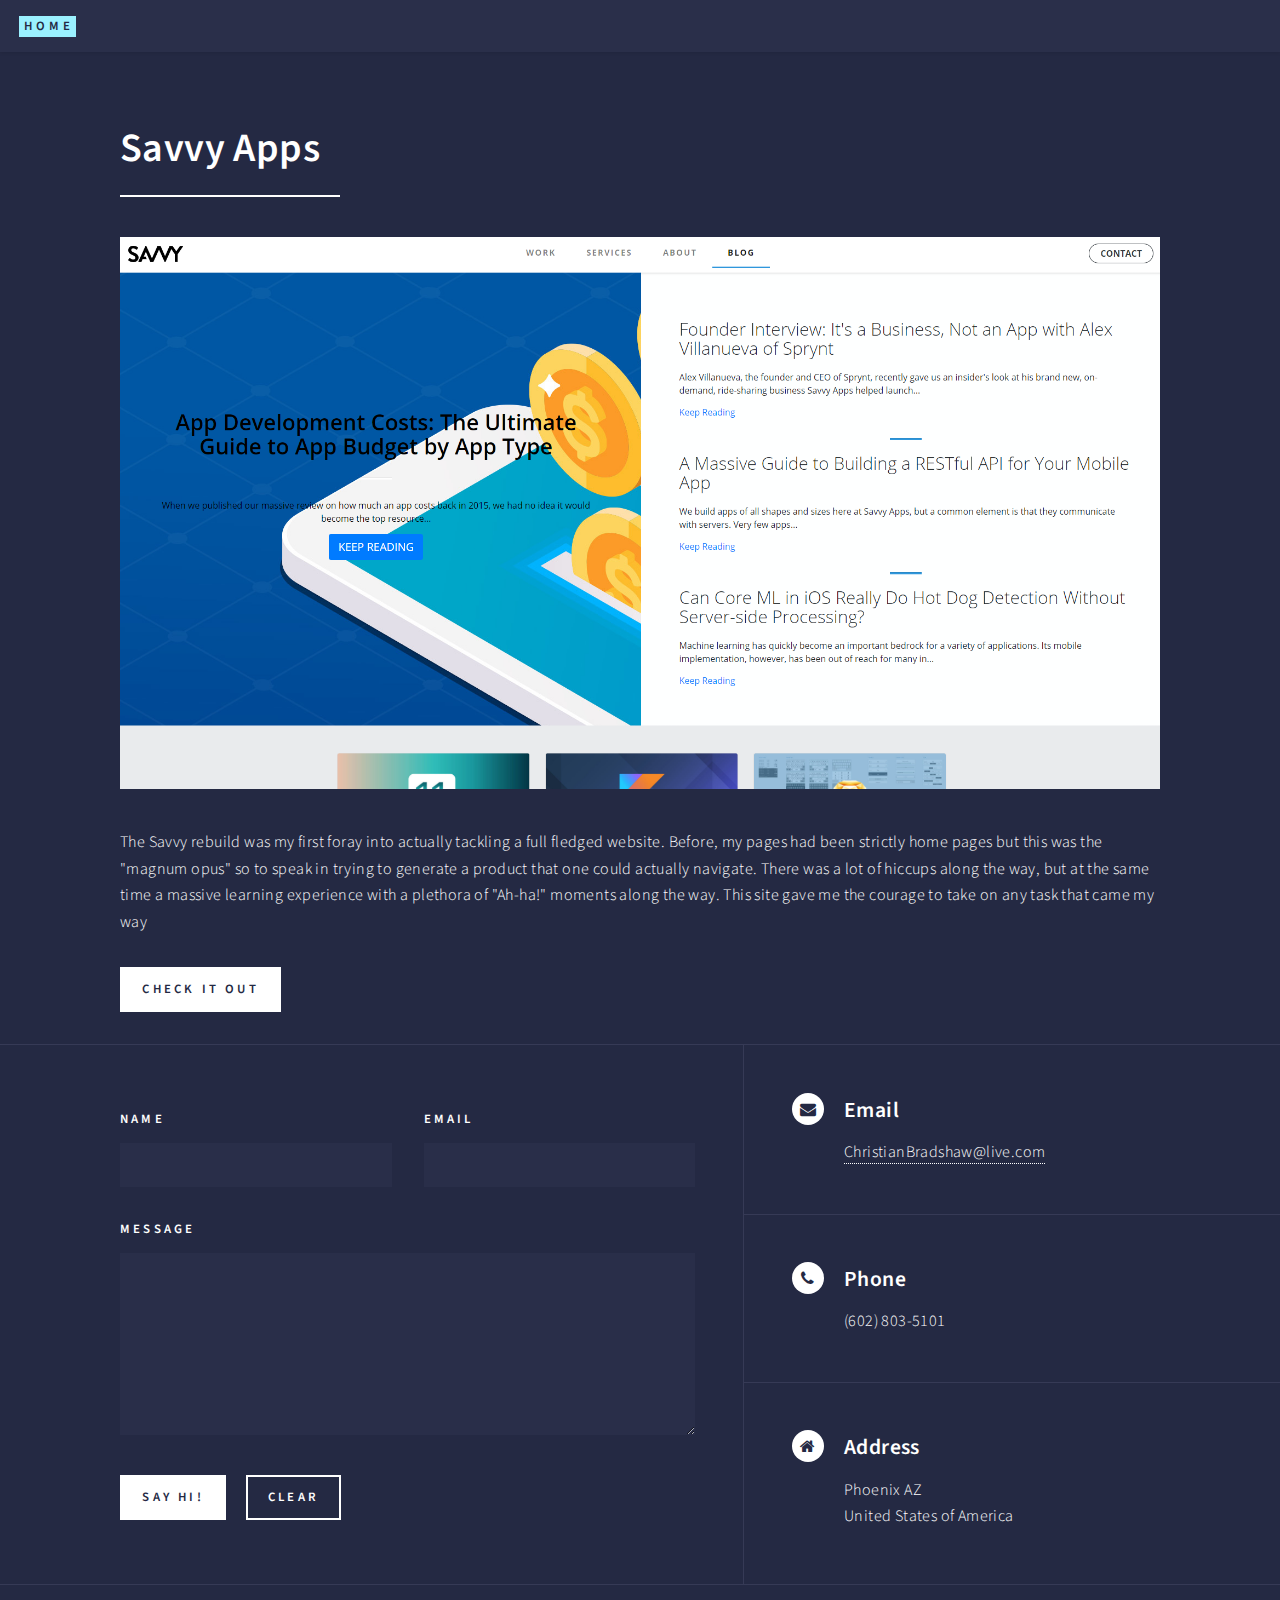
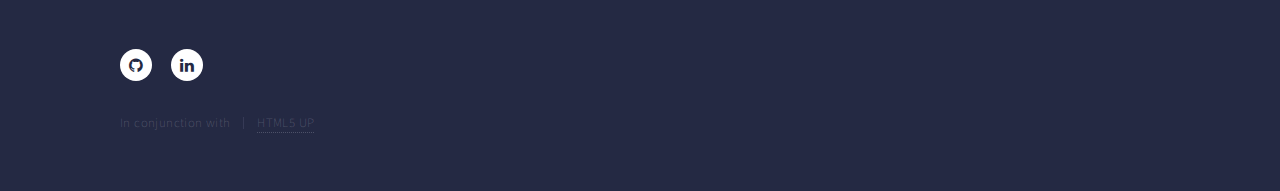
<file: savvy.html>
<!DOCTYPE HTML>
<!--
	Forty by HTML5 UP
	html5up.net | @ajlkn
	Free for personal and commercial use under the CCA 3.0 license (html5up.net/license)
-->
<html>
	<head>
		<title>Savvy Apps // Full Rebuild.</title>
		<meta charset="utf-8" />
		<meta name="viewport" content="width=device-width, initial-scale=1, user-scalable=no" />
		<!--[if lte IE 8]><script src="assets/js/ie/html5shiv.js"></script><![endif]-->
		<link rel="stylesheet" href="assets/css/main.css" />
		<!--[if lte IE 9]><link rel="stylesheet" href="assets/css/ie9.css" /><![endif]-->
		<!--[if lte IE 8]><link rel="stylesheet" href="assets/css/ie8.css" /><![endif]-->
	</head>
	<body>

		<!-- Wrapper -->
			<div id="wrapper">

				<!-- Header -->
					<header id="header">
						<a href="index.html" class="logo"><strong>Home</strong><span></span></a>
					</header>


				<!-- Main -->
					<div id="main" class="alt">

						<!-- One -->
							<section id="one">
								<div class="inner">
									<header class="major">
										<h1>Savvy Apps</h1>
									</header>
									<a href="#"><span class="image main"><img src="images/saavy.png" alt="" /></span></a>
									<p>The Savvy rebuild was my first foray into actually tackling a full fledged website. Before, my pages had been strictly home pages but this was the "magnum opus" so to speak in trying to generate a product that one could actually navigate. There was a lot of hiccups along the way, but at the same time a massive learning experience with a plethora of "Ah-ha!" moments along the way. This site gave me the courage to take on any task that came my way</p>
									<a href="#" class="button special">Check it out</a>
								</div>
							</section>

					</div>

<!-- Contact -->
					<section id="contact">
						<div class="inner">
							<section>
								<form method="post" action="#">
									<div class="field half first">
										<label for="name">Name</label>
										<input type="text" name="name" id="name" />
									</div>
									<div class="field half">
										<label for="email">Email</label>
										<input type="text" name="email" id="email" />
									</div>
									<div class="field">
										<label for="message">Message</label>
										<textarea name="message" id="message" rows="6"></textarea>
									</div>
									<ul class="actions">
										<li><input type="submit" value="Say hi!" class="special" /></li>
										<li><input type="reset" value="Clear" /></li>
									</ul>
								</form>
							</section>
							<section class="split">
								<section>
									<div class="contact-method">
										<span class="icon alt fa-envelope"></span>
										<h3>Email</h3>
										<a href="#">ChristianBradshaw@live.com</a>
									</div>
								</section>
								<section>
									<div class="contact-method">
										<span class="icon alt fa-phone"></span>
										<h3>Phone</h3>
										<span>(602) 803-5101</span>
									</div>
								</section>
								<section>
									<div class="contact-method">
										<span class="icon alt fa-home"></span>
										<h3>Address</h3>
										<span>
										Phoenix AZ<br />
										United States of America</span>
									</div>
								</section>
							</section>
						</div>
					</section>

				<!-- Footer -->
					<footer id="footer">
						<div class="inner">
							<ul class="icons">
								<li><a href="https://github.com/ChristianBradshaw" class="icon alt fa-github"><span class="label">GitHub</span></a></li>
								<li><a href="https://www.linkedin.com/in/christian-bradshaw-66a685143/" class="icon alt fa-linkedin"><span class="label">LinkedIn</span></a></li>
							</ul>
							<ul class="copyright">
							</ul>
							<ul class="copyright">
								<li>In conjunction with</li><li><a href="https://html5up.net">HTML5 UP</a></li>
							</ul>
						</div>
					</footer>

			</div>

		<!-- Scripts -->
			<script src="assets/js/jquery.min.js"></script>
			<script src="assets/js/jquery.scrolly.min.js"></script>
			<script src="assets/js/jquery.scrollex.min.js"></script>
			<script src="assets/js/skel.min.js"></script>
			<script src="assets/js/util.js"></script>
			<!--[if lte IE 8]><script src="assets/js/ie/respond.min.js"></script><![endif]-->
			<script src="assets/js/main.js"></script>

	</body>
</html>
</file>
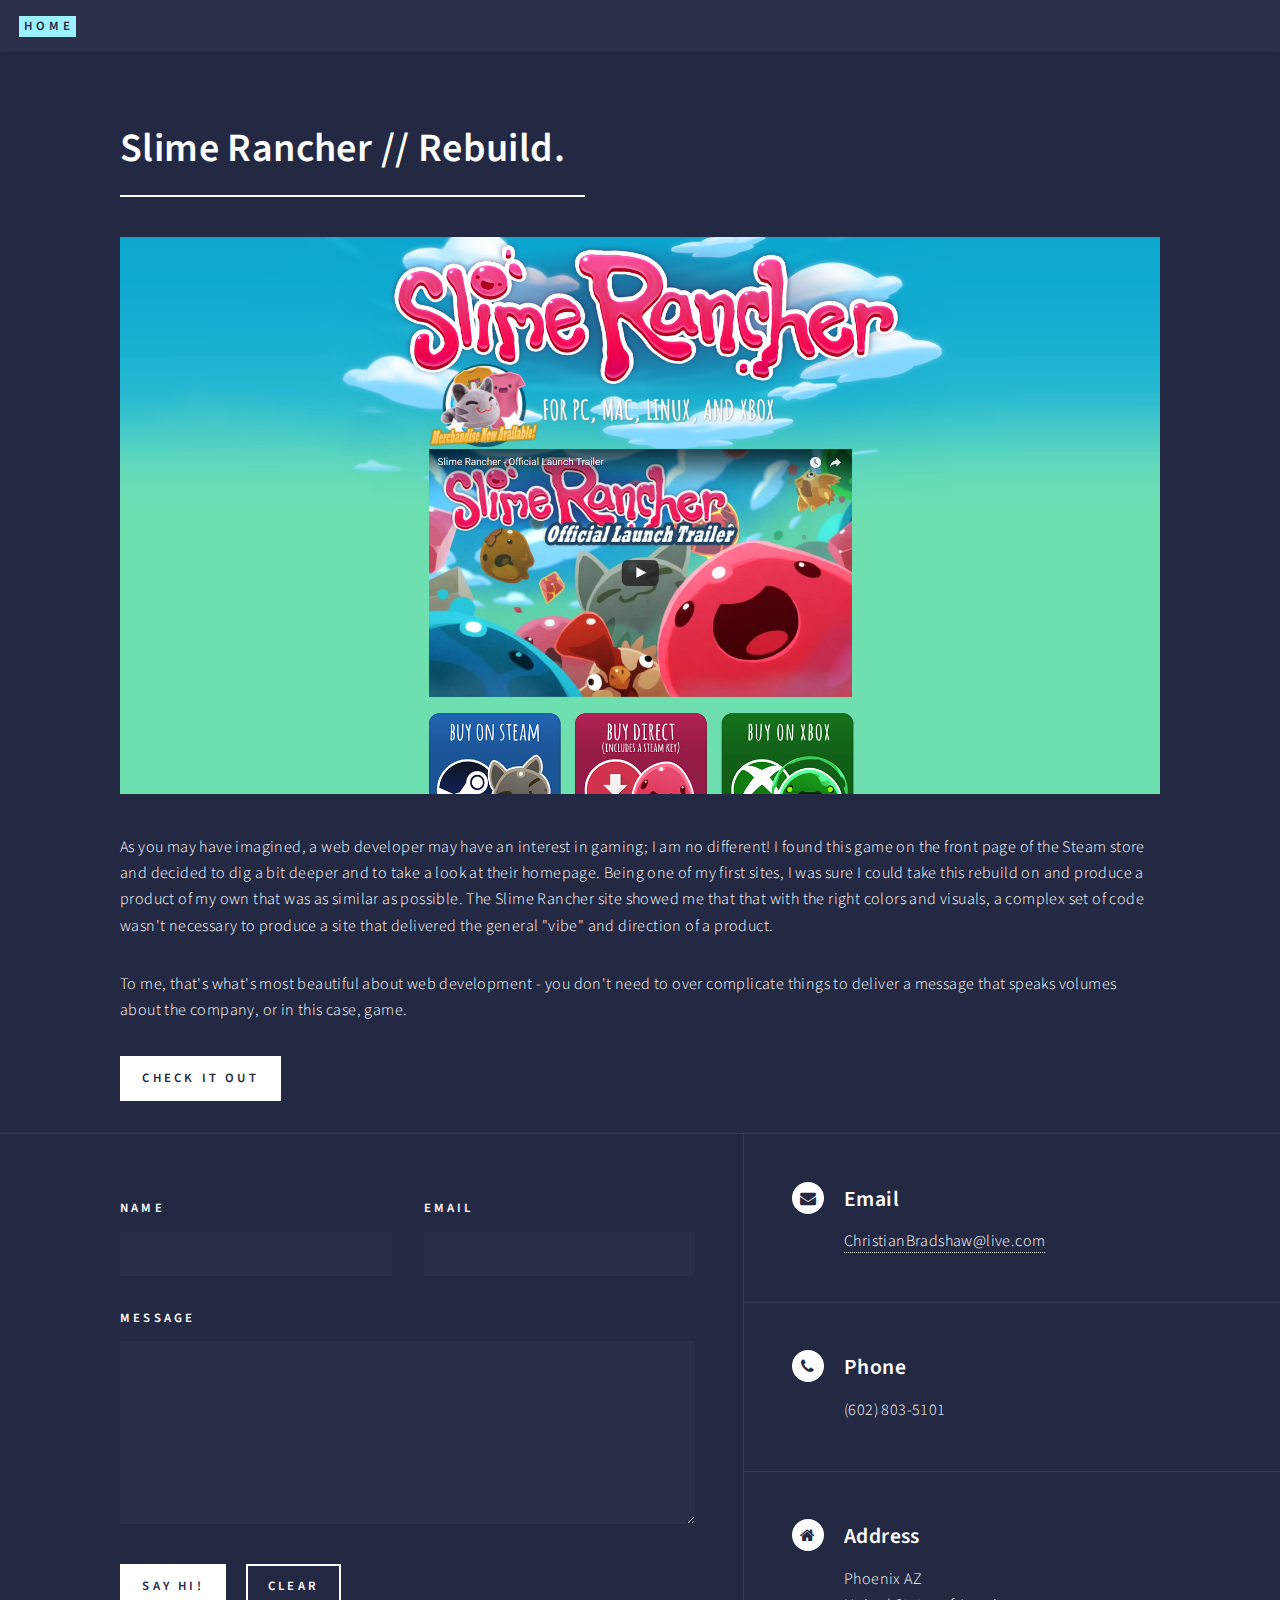
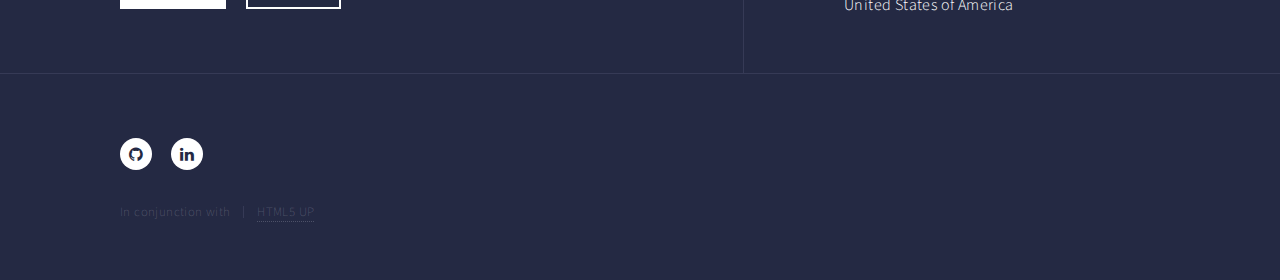
<file: slime.html>
<!DOCTYPE HTML>
<!--
	Forty by HTML5 UP
	html5up.net | @ajlkn
	Free for personal and commercial use under the CCA 3.0 license (html5up.net/license)
-->
<html>
	<head>
		<title>Slime Rancher // Rebuild.</title>
		<meta charset="utf-8" />
		<meta name="viewport" content="width=device-width, initial-scale=1, user-scalable=no" />
		<!--[if lte IE 8]><script src="assets/js/ie/html5shiv.js"></script><![endif]-->
		<link rel="stylesheet" href="assets/css/main.css" />
		<!--[if lte IE 9]><link rel="stylesheet" href="assets/css/ie9.css" /><![endif]-->
		<!--[if lte IE 8]><link rel="stylesheet" href="assets/css/ie8.css" /><![endif]-->
	</head>
	<body>

		<!-- Wrapper -->
			<div id="wrapper">

				<!-- Header -->
					<header id="header">
						<a href="index.html" class="logo"><strong>Home</strong><span></span></a>
					</header>

				<!-- Main -->
					<div id="main" class="alt">

						<!-- One -->
							<section id="one">
								<div class="inner">
									<header class="major">
										<h1>Slime Rancher // Rebuild.</h1>
									</header>
									<span class="image main"><img src="images/rancherRebuild.png" alt="" /></span>
									<p>As you may have imagined, a web developer may have an interest in gaming; I am no different! I found this game on the front page of the Steam store and decided to dig a bit deeper and to take a look at their homepage. Being one of my first sites, I was sure I could take this rebuild on and produce a product of my own that was as similar as possible. The Slime Rancher site showed me that that with the right colors and visuals, a complex set of code wasn't necessary to produce a site that delivered the general "vibe" and direction of a product.</p>
									<p>To me, that's what's most beautiful about web development - you don't need to over complicate things to deliver a message that speaks volumes about the company, or in this case, game.</p>
									<a href="#" class="button special">Check it out</a>
								</div>
							</section>

					</div>

<!-- Contact -->
					<section id="contact">
						<div class="inner">
							<section>
								<form method="post" action="#">
									<div class="field half first">
										<label for="name">Name</label>
										<input type="text" name="name" id="name" />
									</div>
									<div class="field half">
										<label for="email">Email</label>
										<input type="text" name="email" id="email" />
									</div>
									<div class="field">
										<label for="message">Message</label>
										<textarea name="message" id="message" rows="6"></textarea>
									</div>
									<ul class="actions">
										<li><input type="submit" value="Say hi!" class="special" /></li>
										<li><input type="reset" value="Clear" /></li>
									</ul>
								</form>
							</section>
							<section class="split">
								<section>
									<div class="contact-method">
										<span class="icon alt fa-envelope"></span>
										<h3>Email</h3>
										<a href="#">ChristianBradshaw@live.com</a>
									</div>
								</section>
								<section>
									<div class="contact-method">
										<span class="icon alt fa-phone"></span>
										<h3>Phone</h3>
										<span>(602) 803-5101</span>
									</div>
								</section>
								<section>
									<div class="contact-method">
										<span class="icon alt fa-home"></span>
										<h3>Address</h3>
										<span>
										Phoenix AZ<br />
										United States of America</span>
									</div>
								</section>
							</section>
						</div>
					</section>

				<!-- Footer -->
					<footer id="footer">
						<div class="inner">
							<ul class="icons">
								<li><a href="https://github.com/ChristianBradshaw" class="icon alt fa-github"><span class="label">GitHub</span></a></li>
								<li><a href="https://www.linkedin.com/in/christian-bradshaw-66a685143/" class="icon alt fa-linkedin"><span class="label">LinkedIn</span></a></li>
							</ul>
							<ul class="copyright">
							</ul>
							<ul class="copyright">
								<li>In conjunction with</li><li><a href="https://html5up.net">HTML5 UP</a></li>
							</ul>
						</div>
					</footer>

			</div>

		<!-- Scripts -->
			<script src="assets/js/jquery.min.js"></script>
			<script src="assets/js/jquery.scrolly.min.js"></script>
			<script src="assets/js/jquery.scrollex.min.js"></script>
			<script src="assets/js/skel.min.js"></script>
			<script src="assets/js/util.js"></script>
			<!--[if lte IE 8]><script src="assets/js/ie/respond.min.js"></script><![endif]-->
			<script src="assets/js/main.js"></script>

	</body>
</html>
</file>
<file: assets/css/ie9.css>
/*
	Forty by HTML5 UP
	html5up.net | @ajlkn
	Free for personal and commercial use under the CCA 3.0 license (html5up.net/license)
*/

/* Spotlights */

	.spotlights > section:after {
		content: '';
		display: block;
		clear: both;
	}

	.spotlights > section > .image {
		float: left;
	}

	.spotlights > section > .content {
		float: left;
	}

/* Tiles */

	.tiles:after {
		content: '';
		display: block;
		clear: both;
	}

	.tiles article {
		padding: 8em 4em 6em 4em ;
		float: left;
		height: auto;
		max-height: none;
		min-height: 0;
	}

/* Header */

	#header .logo {
		position: absolute;
		top: 0;
		left: 0;
	}

	#header nav {
		position: absolute;
		top: 0;
		right: 0;
	}

/* Banner */

	#banner {
		padding: 7em 0 4em 0 ;
		background-attachment: scroll;
		height: auto;
		max-height: none;
		min-height: 0;
	}

		#banner > .inner .content {
			display: block;
		}

			#banner > .inner .content > * {
				margin-left: 0;
				margin: 0 0 2em 0;
			}

		#banner.major {
			height: auto;
			max-height: none;
			min-height: 0;
		}

/* Contact */

	#contact:after {
		content: '';
		display: block;
		clear: both;
	}

	#contact > .inner > * {
		float: left;
	}

/* Menu */

	#menu .inner {
		margin: 0 auto;
	}
</file>
<file: assets/css/ie8.css>
/*
	Forty by HTML5 UP
	html5up.net | @ajlkn
	Free for personal and commercial use under the CCA 3.0 license (html5up.net/license)
*/

/* Button */

	.button {
		border: solid 2px !important;
	}

		.button.next {
			padding-right: 1.75em;
		}

			.button.next:before, .button.next:after {
				display: none;
			}

/* Tiles */

	.tiles article {
		width: 50%;
		-ms-behavior: url("assets/js/ie/backgroundsize.min.htc");
		background-size: cover;
	}

/* Banner */

	#banner {
		-ms-behavior: url("assets/js/ie/backgroundsize.min.htc");
	}

		#banner:after {
			display: none;
		}

/* Menu */

	#menu {
		background: #242943;
	}
</file>
<file: assets/css/main.css>
@import url(font-awesome.min.css);
@import url("https://fonts.googleapis.com/css?family=Source+Sans+Pro:300,300italic,600,600italic");

/*
	Forty by HTML5 UP
	html5up.net | @ajlkn
	Free for personal and commercial use under the CCA 3.0 license (html5up.net/license)
*/

/* Reset */

	html, body, div, span, applet, object, iframe, h1, h2, h3, h4, h5, h6, p, blockquote, pre, a, abbr, acronym, address, big, cite, code, del, dfn, em, img, ins, kbd, q, s, samp, small, strike, strong, sub, sup, tt, var, b, u, i, center, dl, dt, dd, ol, ul, li, fieldset, form, label, legend, table, caption, tbody, tfoot, thead, tr, th, td, article, aside, canvas, details, embed, figure, figcaption, footer, header, hgroup, menu, nav, output, ruby, section, summary, time, mark, audio, video {
		margin: 0;
		padding: 0;
		border: 0;
		font-size: 100%;
		font: inherit;
		vertical-align: baseline;
	}

	article, aside, details, figcaption, figure, footer, header, hgroup, menu, nav, section {
		display: block;
	}

	body {
		line-height: 1;
	}

	ol, ul {
		list-style: none;
	}

	blockquote, q {
		quotes: none;
	}

	blockquote:before, blockquote:after, q:before, q:after {
		content: '';
		content: none;
	}

	table {
		border-collapse: collapse;
		border-spacing: 0;
	}

	body {
		-webkit-text-size-adjust: none;
	}

/* Box Model */

	*, *:before, *:after {
		-moz-box-sizing: border-box;
		-webkit-box-sizing: border-box;
		box-sizing: border-box;
	}

/* Grid */

	.row {
		border-bottom: solid 1px transparent;
		-moz-box-sizing: border-box;
		-webkit-box-sizing: border-box;
		box-sizing: border-box;
	}

	.row > * {
		float: left;
		-moz-box-sizing: border-box;
		-webkit-box-sizing: border-box;
		box-sizing: border-box;
	}

	.row:after, .row:before {
		content: '';
		display: block;
		clear: both;
		height: 0;
	}

	.row.uniform > * > :first-child {
		margin-top: 0;
	}

	.row.uniform > * > :last-child {
		margin-bottom: 0;
	}

	.row.\30 \25 > * {
		padding: 0 0 0 0em;
	}

	.row.\30 \25 {
		margin: 0 0 -1px 0em;
	}

	.row.uniform.\30 \25 > * {
		padding: 0em 0 0 0em;
	}

	.row.uniform.\30 \25 {
		margin: 0em 0 -1px 0em;
	}

	.row > * {
		padding: 0 0 0 2em;
	}

	.row {
		margin: 0 0 -1px -2em;
	}

	.row.uniform > * {
		padding: 2em 0 0 2em;
	}

	.row.uniform {
		margin: -2em 0 -1px -2em;
	}

	.row.\32 00\25 > * {
		padding: 0 0 0 4em;
	}

	.row.\32 00\25 {
		margin: 0 0 -1px -4em;
	}

	.row.uniform.\32 00\25 > * {
		padding: 4em 0 0 4em;
	}

	.row.uniform.\32 00\25 {
		margin: -4em 0 -1px -4em;
	}

	.row.\31 50\25 > * {
		padding: 0 0 0 3em;
	}

	.row.\31 50\25 {
		margin: 0 0 -1px -3em;
	}

	.row.uniform.\31 50\25 > * {
		padding: 3em 0 0 3em;
	}

	.row.uniform.\31 50\25 {
		margin: -3em 0 -1px -3em;
	}

	.row.\35 0\25 > * {
		padding: 0 0 0 1em;
	}

	.row.\35 0\25 {
		margin: 0 0 -1px -1em;
	}

	.row.uniform.\35 0\25 > * {
		padding: 1em 0 0 1em;
	}

	.row.uniform.\35 0\25 {
		margin: -1em 0 -1px -1em;
	}

	.row.\32 5\25 > * {
		padding: 0 0 0 0.5em;
	}

	.row.\32 5\25 {
		margin: 0 0 -1px -0.5em;
	}

	.row.uniform.\32 5\25 > * {
		padding: 0.5em 0 0 0.5em;
	}

	.row.uniform.\32 5\25 {
		margin: -0.5em 0 -1px -0.5em;
	}

	.\31 2u, .\31 2u\24 {
		width: 100%;
		clear: none;
		margin-left: 0;
	}

	.\31 1u, .\31 1u\24 {
		width: 91.6666666667%;
		clear: none;
		margin-left: 0;
	}

	.\31 0u, .\31 0u\24 {
		width: 83.3333333333%;
		clear: none;
		margin-left: 0;
	}

	.\39 u, .\39 u\24 {
		width: 75%;
		clear: none;
		margin-left: 0;
	}

	.\38 u, .\38 u\24 {
		width: 66.6666666667%;
		clear: none;
		margin-left: 0;
	}

	.\37 u, .\37 u\24 {
		width: 58.3333333333%;
		clear: none;
		margin-left: 0;
	}

	.\36 u, .\36 u\24 {
		width: 50%;
		clear: none;
		margin-left: 0;
	}

	.\35 u, .\35 u\24 {
		width: 41.6666666667%;
		clear: none;
		margin-left: 0;
	}

	.\34 u, .\34 u\24 {
		width: 33.3333333333%;
		clear: none;
		margin-left: 0;
	}

	.\33 u, .\33 u\24 {
		width: 25%;
		clear: none;
		margin-left: 0;
	}

	.\32 u, .\32 u\24 {
		width: 16.6666666667%;
		clear: none;
		margin-left: 0;
	}

	.\31 u, .\31 u\24 {
		width: 8.3333333333%;
		clear: none;
		margin-left: 0;
	}

	.\31 2u\24 + *,
	.\31 1u\24 + *,
	.\31 0u\24 + *,
	.\39 u\24 + *,
	.\38 u\24 + *,
	.\37 u\24 + *,
	.\36 u\24 + *,
	.\35 u\24 + *,
	.\34 u\24 + *,
	.\33 u\24 + *,
	.\32 u\24 + *,
	.\31 u\24 + * {
		clear: left;
	}

	.\-11u {
		margin-left: 91.66667%;
	}

	.\-10u {
		margin-left: 83.33333%;
	}

	.\-9u {
		margin-left: 75%;
	}

	.\-8u {
		margin-left: 66.66667%;
	}

	.\-7u {
		margin-left: 58.33333%;
	}

	.\-6u {
		margin-left: 50%;
	}

	.\-5u {
		margin-left: 41.66667%;
	}

	.\-4u {
		margin-left: 33.33333%;
	}

	.\-3u {
		margin-left: 25%;
	}

	.\-2u {
		margin-left: 16.66667%;
	}

	.\-1u {
		margin-left: 8.33333%;
	}

	@media screen and (max-width: 1680px) {

		.row > * {
			padding: 0 0 0 2em;
		}

		.row {
			margin: 0 0 -1px -2em;
		}

		.row.uniform > * {
			padding: 2em 0 0 2em;
		}

		.row.uniform {
			margin: -2em 0 -1px -2em;
		}

		.row.\32 00\25 > * {
			padding: 0 0 0 4em;
		}

		.row.\32 00\25 {
			margin: 0 0 -1px -4em;
		}

		.row.uniform.\32 00\25 > * {
			padding: 4em 0 0 4em;
		}

		.row.uniform.\32 00\25 {
			margin: -4em 0 -1px -4em;
		}

		.row.\31 50\25 > * {
			padding: 0 0 0 3em;
		}

		.row.\31 50\25 {
			margin: 0 0 -1px -3em;
		}

		.row.uniform.\31 50\25 > * {
			padding: 3em 0 0 3em;
		}

		.row.uniform.\31 50\25 {
			margin: -3em 0 -1px -3em;
		}

		.row.\35 0\25 > * {
			padding: 0 0 0 1em;
		}

		.row.\35 0\25 {
			margin: 0 0 -1px -1em;
		}

		.row.uniform.\35 0\25 > * {
			padding: 1em 0 0 1em;
		}

		.row.uniform.\35 0\25 {
			margin: -1em 0 -1px -1em;
		}

		.row.\32 5\25 > * {
			padding: 0 0 0 0.5em;
		}

		.row.\32 5\25 {
			margin: 0 0 -1px -0.5em;
		}

		.row.uniform.\32 5\25 > * {
			padding: 0.5em 0 0 0.5em;
		}

		.row.uniform.\32 5\25 {
			margin: -0.5em 0 -1px -0.5em;
		}

		.\31 2u\28xlarge\29, .\31 2u\24\28xlarge\29 {
			width: 100%;
			clear: none;
			margin-left: 0;
		}

		.\31 1u\28xlarge\29, .\31 1u\24\28xlarge\29 {
			width: 91.6666666667%;
			clear: none;
			margin-left: 0;
		}

		.\31 0u\28xlarge\29, .\31 0u\24\28xlarge\29 {
			width: 83.3333333333%;
			clear: none;
			margin-left: 0;
		}

		.\39 u\28xlarge\29, .\39 u\24\28xlarge\29 {
			width: 75%;
			clear: none;
			margin-left: 0;
		}

		.\38 u\28xlarge\29, .\38 u\24\28xlarge\29 {
			width: 66.6666666667%;
			clear: none;
			margin-left: 0;
		}

		.\37 u\28xlarge\29, .\37 u\24\28xlarge\29 {
			width: 58.3333333333%;
			clear: none;
			margin-left: 0;
		}

		.\36 u\28xlarge\29, .\36 u\24\28xlarge\29 {
			width: 50%;
			clear: none;
			margin-left: 0;
		}

		.\35 u\28xlarge\29, .\35 u\24\28xlarge\29 {
			width: 41.6666666667%;
			clear: none;
			margin-left: 0;
		}

		.\34 u\28xlarge\29, .\34 u\24\28xlarge\29 {
			width: 33.3333333333%;
			clear: none;
			margin-left: 0;
		}

		.\33 u\28xlarge\29, .\33 u\24\28xlarge\29 {
			width: 25%;
			clear: none;
			margin-left: 0;
		}

		.\32 u\28xlarge\29, .\32 u\24\28xlarge\29 {
			width: 16.6666666667%;
			clear: none;
			margin-left: 0;
		}

		.\31 u\28xlarge\29, .\31 u\24\28xlarge\29 {
			width: 8.3333333333%;
			clear: none;
			margin-left: 0;
		}

		.\31 2u\24\28xlarge\29 + *,
		.\31 1u\24\28xlarge\29 + *,
		.\31 0u\24\28xlarge\29 + *,
		.\39 u\24\28xlarge\29 + *,
		.\38 u\24\28xlarge\29 + *,
		.\37 u\24\28xlarge\29 + *,
		.\36 u\24\28xlarge\29 + *,
		.\35 u\24\28xlarge\29 + *,
		.\34 u\24\28xlarge\29 + *,
		.\33 u\24\28xlarge\29 + *,
		.\32 u\24\28xlarge\29 + *,
		.\31 u\24\28xlarge\29 + * {
			clear: left;
		}

		.\-11u\28xlarge\29 {
			margin-left: 91.66667%;
		}

		.\-10u\28xlarge\29 {
			margin-left: 83.33333%;
		}

		.\-9u\28xlarge\29 {
			margin-left: 75%;
		}

		.\-8u\28xlarge\29 {
			margin-left: 66.66667%;
		}

		.\-7u\28xlarge\29 {
			margin-left: 58.33333%;
		}

		.\-6u\28xlarge\29 {
			margin-left: 50%;
		}

		.\-5u\28xlarge\29 {
			margin-left: 41.66667%;
		}

		.\-4u\28xlarge\29 {
			margin-left: 33.33333%;
		}

		.\-3u\28xlarge\29 {
			margin-left: 25%;
		}

		.\-2u\28xlarge\29 {
			margin-left: 16.66667%;
		}

		.\-1u\28xlarge\29 {
			margin-left: 8.33333%;
		}

	}

	@media screen and (max-width: 1280px) {

		.row > * {
			padding: 0 0 0 1.5em;
		}

		.row {
			margin: 0 0 -1px -1.5em;
		}

		.row.uniform > * {
			padding: 1.5em 0 0 1.5em;
		}

		.row.uniform {
			margin: -1.5em 0 -1px -1.5em;
		}

		.row.\32 00\25 > * {
			padding: 0 0 0 3em;
		}

		.row.\32 00\25 {
			margin: 0 0 -1px -3em;
		}

		.row.uniform.\32 00\25 > * {
			padding: 3em 0 0 3em;
		}

		.row.uniform.\32 00\25 {
			margin: -3em 0 -1px -3em;
		}

		.row.\31 50\25 > * {
			padding: 0 0 0 2.25em;
		}

		.row.\31 50\25 {
			margin: 0 0 -1px -2.25em;
		}

		.row.uniform.\31 50\25 > * {
			padding: 2.25em 0 0 2.25em;
		}

		.row.uniform.\31 50\25 {
			margin: -2.25em 0 -1px -2.25em;
		}

		.row.\35 0\25 > * {
			padding: 0 0 0 0.75em;
		}

		.row.\35 0\25 {
			margin: 0 0 -1px -0.75em;
		}

		.row.uniform.\35 0\25 > * {
			padding: 0.75em 0 0 0.75em;
		}

		.row.uniform.\35 0\25 {
			margin: -0.75em 0 -1px -0.75em;
		}

		.row.\32 5\25 > * {
			padding: 0 0 0 0.375em;
		}

		.row.\32 5\25 {
			margin: 0 0 -1px -0.375em;
		}

		.row.uniform.\32 5\25 > * {
			padding: 0.375em 0 0 0.375em;
		}

		.row.uniform.\32 5\25 {
			margin: -0.375em 0 -1px -0.375em;
		}

		.\31 2u\28large\29, .\31 2u\24\28large\29 {
			width: 100%;
			clear: none;
			margin-left: 0;
		}

		.\31 1u\28large\29, .\31 1u\24\28large\29 {
			width: 91.6666666667%;
			clear: none;
			margin-left: 0;
		}

		.\31 0u\28large\29, .\31 0u\24\28large\29 {
			width: 83.3333333333%;
			clear: none;
			margin-left: 0;
		}

		.\39 u\28large\29, .\39 u\24\28large\29 {
			width: 75%;
			clear: none;
			margin-left: 0;
		}

		.\38 u\28large\29, .\38 u\24\28large\29 {
			width: 66.6666666667%;
			clear: none;
			margin-left: 0;
		}

		.\37 u\28large\29, .\37 u\24\28large\29 {
			width: 58.3333333333%;
			clear: none;
			margin-left: 0;
		}

		.\36 u\28large\29, .\36 u\24\28large\29 {
			width: 50%;
			clear: none;
			margin-left: 0;
		}

		.\35 u\28large\29, .\35 u\24\28large\29 {
			width: 41.6666666667%;
			clear: none;
			margin-left: 0;
		}

		.\34 u\28large\29, .\34 u\24\28large\29 {
			width: 33.3333333333%;
			clear: none;
			margin-left: 0;
		}

		.\33 u\28large\29, .\33 u\24\28large\29 {
			width: 25%;
			clear: none;
			margin-left: 0;
		}

		.\32 u\28large\29, .\32 u\24\28large\29 {
			width: 16.6666666667%;
			clear: none;
			margin-left: 0;
		}

		.\31 u\28large\29, .\31 u\24\28large\29 {
			width: 8.3333333333%;
			clear: none;
			margin-left: 0;
		}

		.\31 2u\24\28large\29 + *,
		.\31 1u\24\28large\29 + *,
		.\31 0u\24\28large\29 + *,
		.\39 u\24\28large\29 + *,
		.\38 u\24\28large\29 + *,
		.\37 u\24\28large\29 + *,
		.\36 u\24\28large\29 + *,
		.\35 u\24\28large\29 + *,
		.\34 u\24\28large\29 + *,
		.\33 u\24\28large\29 + *,
		.\32 u\24\28large\29 + *,
		.\31 u\24\28large\29 + * {
			clear: left;
		}

		.\-11u\28large\29 {
			margin-left: 91.66667%;
		}

		.\-10u\28large\29 {
			margin-left: 83.33333%;
		}

		.\-9u\28large\29 {
			margin-left: 75%;
		}

		.\-8u\28large\29 {
			margin-left: 66.66667%;
		}

		.\-7u\28large\29 {
			margin-left: 58.33333%;
		}

		.\-6u\28large\29 {
			margin-left: 50%;
		}

		.\-5u\28large\29 {
			margin-left: 41.66667%;
		}

		.\-4u\28large\29 {
			margin-left: 33.33333%;
		}

		.\-3u\28large\29 {
			margin-left: 25%;
		}

		.\-2u\28large\29 {
			margin-left: 16.66667%;
		}

		.\-1u\28large\29 {
			margin-left: 8.33333%;
		}

	}

	@media screen and (max-width: 980px) {

		.row > * {
			padding: 0 0 0 1.5em;
		}

		.row {
			margin: 0 0 -1px -1.5em;
		}

		.row.uniform > * {
			padding: 1.5em 0 0 1.5em;
		}

		.row.uniform {
			margin: -1.5em 0 -1px -1.5em;
		}

		.row.\32 00\25 > * {
			padding: 0 0 0 3em;
		}

		.row.\32 00\25 {
			margin: 0 0 -1px -3em;
		}

		.row.uniform.\32 00\25 > * {
			padding: 3em 0 0 3em;
		}

		.row.uniform.\32 00\25 {
			margin: -3em 0 -1px -3em;
		}

		.row.\31 50\25 > * {
			padding: 0 0 0 2.25em;
		}

		.row.\31 50\25 {
			margin: 0 0 -1px -2.25em;
		}

		.row.uniform.\31 50\25 > * {
			padding: 2.25em 0 0 2.25em;
		}

		.row.uniform.\31 50\25 {
			margin: -2.25em 0 -1px -2.25em;
		}

		.row.\35 0\25 > * {
			padding: 0 0 0 0.75em;
		}

		.row.\35 0\25 {
			margin: 0 0 -1px -0.75em;
		}

		.row.uniform.\35 0\25 > * {
			padding: 0.75em 0 0 0.75em;
		}

		.row.uniform.\35 0\25 {
			margin: -0.75em 0 -1px -0.75em;
		}

		.row.\32 5\25 > * {
			padding: 0 0 0 0.375em;
		}

		.row.\32 5\25 {
			margin: 0 0 -1px -0.375em;
		}

		.row.uniform.\32 5\25 > * {
			padding: 0.375em 0 0 0.375em;
		}

		.row.uniform.\32 5\25 {
			margin: -0.375em 0 -1px -0.375em;
		}

		.\31 2u\28medium\29, .\31 2u\24\28medium\29 {
			width: 100%;
			clear: none;
			margin-left: 0;
		}

		.\31 1u\28medium\29, .\31 1u\24\28medium\29 {
			width: 91.6666666667%;
			clear: none;
			margin-left: 0;
		}

		.\31 0u\28medium\29, .\31 0u\24\28medium\29 {
			width: 83.3333333333%;
			clear: none;
			margin-left: 0;
		}

		.\39 u\28medium\29, .\39 u\24\28medium\29 {
			width: 75%;
			clear: none;
			margin-left: 0;
		}

		.\38 u\28medium\29, .\38 u\24\28medium\29 {
			width: 66.6666666667%;
			clear: none;
			margin-left: 0;
		}

		.\37 u\28medium\29, .\37 u\24\28medium\29 {
			width: 58.3333333333%;
			clear: none;
			margin-left: 0;
		}

		.\36 u\28medium\29, .\36 u\24\28medium\29 {
			width: 50%;
			clear: none;
			margin-left: 0;
		}

		.\35 u\28medium\29, .\35 u\24\28medium\29 {
			width: 41.6666666667%;
			clear: none;
			margin-left: 0;
		}

		.\34 u\28medium\29, .\34 u\24\28medium\29 {
			width: 33.3333333333%;
			clear: none;
			margin-left: 0;
		}

		.\33 u\28medium\29, .\33 u\24\28medium\29 {
			width: 25%;
			clear: none;
			margin-left: 0;
		}

		.\32 u\28medium\29, .\32 u\24\28medium\29 {
			width: 16.6666666667%;
			clear: none;
			margin-left: 0;
		}

		.\31 u\28medium\29, .\31 u\24\28medium\29 {
			width: 8.3333333333%;
			clear: none;
			margin-left: 0;
		}

		.\31 2u\24\28medium\29 + *,
		.\31 1u\24\28medium\29 + *,
		.\31 0u\24\28medium\29 + *,
		.\39 u\24\28medium\29 + *,
		.\38 u\24\28medium\29 + *,
		.\37 u\24\28medium\29 + *,
		.\36 u\24\28medium\29 + *,
		.\35 u\24\28medium\29 + *,
		.\34 u\24\28medium\29 + *,
		.\33 u\24\28medium\29 + *,
		.\32 u\24\28medium\29 + *,
		.\31 u\24\28medium\29 + * {
			clear: left;
		}

		.\-11u\28medium\29 {
			margin-left: 91.66667%;
		}

		.\-10u\28medium\29 {
			margin-left: 83.33333%;
		}

		.\-9u\28medium\29 {
			margin-left: 75%;
		}

		.\-8u\28medium\29 {
			margin-left: 66.66667%;
		}

		.\-7u\28medium\29 {
			margin-left: 58.33333%;
		}

		.\-6u\28medium\29 {
			margin-left: 50%;
		}

		.\-5u\28medium\29 {
			margin-left: 41.66667%;
		}

		.\-4u\28medium\29 {
			margin-left: 33.33333%;
		}

		.\-3u\28medium\29 {
			margin-left: 25%;
		}

		.\-2u\28medium\29 {
			margin-left: 16.66667%;
		}

		.\-1u\28medium\29 {
			margin-left: 8.33333%;
		}

	}

	@media screen and (max-width: 736px) {

		.row > * {
			padding: 0 0 0 1.25em;
		}

		.row {
			margin: 0 0 -1px -1.25em;
		}

		.row.uniform > * {
			padding: 1.25em 0 0 1.25em;
		}

		.row.uniform {
			margin: -1.25em 0 -1px -1.25em;
		}

		.row.\32 00\25 > * {
			padding: 0 0 0 2.5em;
		}

		.row.\32 00\25 {
			margin: 0 0 -1px -2.5em;
		}

		.row.uniform.\32 00\25 > * {
			padding: 2.5em 0 0 2.5em;
		}

		.row.uniform.\32 00\25 {
			margin: -2.5em 0 -1px -2.5em;
		}

		.row.\31 50\25 > * {
			padding: 0 0 0 1.875em;
		}

		.row.\31 50\25 {
			margin: 0 0 -1px -1.875em;
		}

		.row.uniform.\31 50\25 > * {
			padding: 1.875em 0 0 1.875em;
		}

		.row.uniform.\31 50\25 {
			margin: -1.875em 0 -1px -1.875em;
		}

		.row.\35 0\25 > * {
			padding: 0 0 0 0.625em;
		}

		.row.\35 0\25 {
			margin: 0 0 -1px -0.625em;
		}

		.row.uniform.\35 0\25 > * {
			padding: 0.625em 0 0 0.625em;
		}

		.row.uniform.\35 0\25 {
			margin: -0.625em 0 -1px -0.625em;
		}

		.row.\32 5\25 > * {
			padding: 0 0 0 0.3125em;
		}

		.row.\32 5\25 {
			margin: 0 0 -1px -0.3125em;
		}

		.row.uniform.\32 5\25 > * {
			padding: 0.3125em 0 0 0.3125em;
		}

		.row.uniform.\32 5\25 {
			margin: -0.3125em 0 -1px -0.3125em;
		}

		.\31 2u\28small\29, .\31 2u\24\28small\29 {
			width: 100%;
			clear: none;
			margin-left: 0;
		}

		.\31 1u\28small\29, .\31 1u\24\28small\29 {
			width: 91.6666666667%;
			clear: none;
			margin-left: 0;
		}

		.\31 0u\28small\29, .\31 0u\24\28small\29 {
			width: 83.3333333333%;
			clear: none;
			margin-left: 0;
		}

		.\39 u\28small\29, .\39 u\24\28small\29 {
			width: 75%;
			clear: none;
			margin-left: 0;
		}

		.\38 u\28small\29, .\38 u\24\28small\29 {
			width: 66.6666666667%;
			clear: none;
			margin-left: 0;
		}

		.\37 u\28small\29, .\37 u\24\28small\29 {
			width: 58.3333333333%;
			clear: none;
			margin-left: 0;
		}

		.\36 u\28small\29, .\36 u\24\28small\29 {
			width: 50%;
			clear: none;
			margin-left: 0;
		}

		.\35 u\28small\29, .\35 u\24\28small\29 {
			width: 41.6666666667%;
			clear: none;
			margin-left: 0;
		}

		.\34 u\28small\29, .\34 u\24\28small\29 {
			width: 33.3333333333%;
			clear: none;
			margin-left: 0;
		}

		.\33 u\28small\29, .\33 u\24\28small\29 {
			width: 25%;
			clear: none;
			margin-left: 0;
		}

		.\32 u\28small\29, .\32 u\24\28small\29 {
			width: 16.6666666667%;
			clear: none;
			margin-left: 0;
		}

		.\31 u\28small\29, .\31 u\24\28small\29 {
			width: 8.3333333333%;
			clear: none;
			margin-left: 0;
		}

		.\31 2u\24\28small\29 + *,
		.\31 1u\24\28small\29 + *,
		.\31 0u\24\28small\29 + *,
		.\39 u\24\28small\29 + *,
		.\38 u\24\28small\29 + *,
		.\37 u\24\28small\29 + *,
		.\36 u\24\28small\29 + *,
		.\35 u\24\28small\29 + *,
		.\34 u\24\28small\29 + *,
		.\33 u\24\28small\29 + *,
		.\32 u\24\28small\29 + *,
		.\31 u\24\28small\29 + * {
			clear: left;
		}

		.\-11u\28small\29 {
			margin-left: 91.66667%;
		}

		.\-10u\28small\29 {
			margin-left: 83.33333%;
		}

		.\-9u\28small\29 {
			margin-left: 75%;
		}

		.\-8u\28small\29 {
			margin-left: 66.66667%;
		}

		.\-7u\28small\29 {
			margin-left: 58.33333%;
		}

		.\-6u\28small\29 {
			margin-left: 50%;
		}

		.\-5u\28small\29 {
			margin-left: 41.66667%;
		}

		.\-4u\28small\29 {
			margin-left: 33.33333%;
		}

		.\-3u\28small\29 {
			margin-left: 25%;
		}

		.\-2u\28small\29 {
			margin-left: 16.66667%;
		}

		.\-1u\28small\29 {
			margin-left: 8.33333%;
		}

	}

	@media screen and (max-width: 480px) {

		.row > * {
			padding: 0 0 0 1.25em;
		}

		.row {
			margin: 0 0 -1px -1.25em;
		}

		.row.uniform > * {
			padding: 1.25em 0 0 1.25em;
		}

		.row.uniform {
			margin: -1.25em 0 -1px -1.25em;
		}

		.row.\32 00\25 > * {
			padding: 0 0 0 2.5em;
		}

		.row.\32 00\25 {
			margin: 0 0 -1px -2.5em;
		}

		.row.uniform.\32 00\25 > * {
			padding: 2.5em 0 0 2.5em;
		}

		.row.uniform.\32 00\25 {
			margin: -2.5em 0 -1px -2.5em;
		}

		.row.\31 50\25 > * {
			padding: 0 0 0 1.875em;
		}

		.row.\31 50\25 {
			margin: 0 0 -1px -1.875em;
		}

		.row.uniform.\31 50\25 > * {
			padding: 1.875em 0 0 1.875em;
		}

		.row.uniform.\31 50\25 {
			margin: -1.875em 0 -1px -1.875em;
		}

		.row.\35 0\25 > * {
			padding: 0 0 0 0.625em;
		}

		.row.\35 0\25 {
			margin: 0 0 -1px -0.625em;
		}

		.row.uniform.\35 0\25 > * {
			padding: 0.625em 0 0 0.625em;
		}

		.row.uniform.\35 0\25 {
			margin: -0.625em 0 -1px -0.625em;
		}

		.row.\32 5\25 > * {
			padding: 0 0 0 0.3125em;
		}

		.row.\32 5\25 {
			margin: 0 0 -1px -0.3125em;
		}

		.row.uniform.\32 5\25 > * {
			padding: 0.3125em 0 0 0.3125em;
		}

		.row.uniform.\32 5\25 {
			margin: -0.3125em 0 -1px -0.3125em;
		}

		.\31 2u\28xsmall\29, .\31 2u\24\28xsmall\29 {
			width: 100%;
			clear: none;
			margin-left: 0;
		}

		.\31 1u\28xsmall\29, .\31 1u\24\28xsmall\29 {
			width: 91.6666666667%;
			clear: none;
			margin-left: 0;
		}

		.\31 0u\28xsmall\29, .\31 0u\24\28xsmall\29 {
			width: 83.3333333333%;
			clear: none;
			margin-left: 0;
		}

		.\39 u\28xsmall\29, .\39 u\24\28xsmall\29 {
			width: 75%;
			clear: none;
			margin-left: 0;
		}

		.\38 u\28xsmall\29, .\38 u\24\28xsmall\29 {
			width: 66.6666666667%;
			clear: none;
			margin-left: 0;
		}

		.\37 u\28xsmall\29, .\37 u\24\28xsmall\29 {
			width: 58.3333333333%;
			clear: none;
			margin-left: 0;
		}

		.\36 u\28xsmall\29, .\36 u\24\28xsmall\29 {
			width: 50%;
			clear: none;
			margin-left: 0;
		}

		.\35 u\28xsmall\29, .\35 u\24\28xsmall\29 {
			width: 41.6666666667%;
			clear: none;
			margin-left: 0;
		}

		.\34 u\28xsmall\29, .\34 u\24\28xsmall\29 {
			width: 33.3333333333%;
			clear: none;
			margin-left: 0;
		}

		.\33 u\28xsmall\29, .\33 u\24\28xsmall\29 {
			width: 25%;
			clear: none;
			margin-left: 0;
		}

		.\32 u\28xsmall\29, .\32 u\24\28xsmall\29 {
			width: 16.6666666667%;
			clear: none;
			margin-left: 0;
		}

		.\31 u\28xsmall\29, .\31 u\24\28xsmall\29 {
			width: 8.3333333333%;
			clear: none;
			margin-left: 0;
		}

		.\31 2u\24\28xsmall\29 + *,
		.\31 1u\24\28xsmall\29 + *,
		.\31 0u\24\28xsmall\29 + *,
		.\39 u\24\28xsmall\29 + *,
		.\38 u\24\28xsmall\29 + *,
		.\37 u\24\28xsmall\29 + *,
		.\36 u\24\28xsmall\29 + *,
		.\35 u\24\28xsmall\29 + *,
		.\34 u\24\28xsmall\29 + *,
		.\33 u\24\28xsmall\29 + *,
		.\32 u\24\28xsmall\29 + *,
		.\31 u\24\28xsmall\29 + * {
			clear: left;
		}

		.\-11u\28xsmall\29 {
			margin-left: 91.66667%;
		}

		.\-10u\28xsmall\29 {
			margin-left: 83.33333%;
		}

		.\-9u\28xsmall\29 {
			margin-left: 75%;
		}

		.\-8u\28xsmall\29 {
			margin-left: 66.66667%;
		}

		.\-7u\28xsmall\29 {
			margin-left: 58.33333%;
		}

		.\-6u\28xsmall\29 {
			margin-left: 50%;
		}

		.\-5u\28xsmall\29 {
			margin-left: 41.66667%;
		}

		.\-4u\28xsmall\29 {
			margin-left: 33.33333%;
		}

		.\-3u\28xsmall\29 {
			margin-left: 25%;
		}

		.\-2u\28xsmall\29 {
			margin-left: 16.66667%;
		}

		.\-1u\28xsmall\29 {
			margin-left: 8.33333%;
		}

	}

	@media screen and (max-width: 360px) {

		.row > * {
			padding: 0 0 0 1.25em;
		}

		.row {
			margin: 0 0 -1px -1.25em;
		}

		.row.uniform > * {
			padding: 1.25em 0 0 1.25em;
		}

		.row.uniform {
			margin: -1.25em 0 -1px -1.25em;
		}

		.row.\32 00\25 > * {
			padding: 0 0 0 2.5em;
		}

		.row.\32 00\25 {
			margin: 0 0 -1px -2.5em;
		}

		.row.uniform.\32 00\25 > * {
			padding: 2.5em 0 0 2.5em;
		}

		.row.uniform.\32 00\25 {
			margin: -2.5em 0 -1px -2.5em;
		}

		.row.\31 50\25 > * {
			padding: 0 0 0 1.875em;
		}

		.row.\31 50\25 {
			margin: 0 0 -1px -1.875em;
		}

		.row.uniform.\31 50\25 > * {
			padding: 1.875em 0 0 1.875em;
		}

		.row.uniform.\31 50\25 {
			margin: -1.875em 0 -1px -1.875em;
		}

		.row.\35 0\25 > * {
			padding: 0 0 0 0.625em;
		}

		.row.\35 0\25 {
			margin: 0 0 -1px -0.625em;
		}

		.row.uniform.\35 0\25 > * {
			padding: 0.625em 0 0 0.625em;
		}

		.row.uniform.\35 0\25 {
			margin: -0.625em 0 -1px -0.625em;
		}

		.row.\32 5\25 > * {
			padding: 0 0 0 0.3125em;
		}

		.row.\32 5\25 {
			margin: 0 0 -1px -0.3125em;
		}

		.row.uniform.\32 5\25 > * {
			padding: 0.3125em 0 0 0.3125em;
		}

		.row.uniform.\32 5\25 {
			margin: -0.3125em 0 -1px -0.3125em;
		}

		.\31 2u\28xxsmall\29, .\31 2u\24\28xxsmall\29 {
			width: 100%;
			clear: none;
			margin-left: 0;
		}

		.\31 1u\28xxsmall\29, .\31 1u\24\28xxsmall\29 {
			width: 91.6666666667%;
			clear: none;
			margin-left: 0;
		}

		.\31 0u\28xxsmall\29, .\31 0u\24\28xxsmall\29 {
			width: 83.3333333333%;
			clear: none;
			margin-left: 0;
		}

		.\39 u\28xxsmall\29, .\39 u\24\28xxsmall\29 {
			width: 75%;
			clear: none;
			margin-left: 0;
		}

		.\38 u\28xxsmall\29, .\38 u\24\28xxsmall\29 {
			width: 66.6666666667%;
			clear: none;
			margin-left: 0;
		}

		.\37 u\28xxsmall\29, .\37 u\24\28xxsmall\29 {
			width: 58.3333333333%;
			clear: none;
			margin-left: 0;
		}

		.\36 u\28xxsmall\29, .\36 u\24\28xxsmall\29 {
			width: 50%;
			clear: none;
			margin-left: 0;
		}

		.\35 u\28xxsmall\29, .\35 u\24\28xxsmall\29 {
			width: 41.6666666667%;
			clear: none;
			margin-left: 0;
		}

		.\34 u\28xxsmall\29, .\34 u\24\28xxsmall\29 {
			width: 33.3333333333%;
			clear: none;
			margin-left: 0;
		}

		.\33 u\28xxsmall\29, .\33 u\24\28xxsmall\29 {
			width: 25%;
			clear: none;
			margin-left: 0;
		}

		.\32 u\28xxsmall\29, .\32 u\24\28xxsmall\29 {
			width: 16.6666666667%;
			clear: none;
			margin-left: 0;
		}

		.\31 u\28xxsmall\29, .\31 u\24\28xxsmall\29 {
			width: 8.3333333333%;
			clear: none;
			margin-left: 0;
		}

		.\31 2u\24\28xxsmall\29 + *,
		.\31 1u\24\28xxsmall\29 + *,
		.\31 0u\24\28xxsmall\29 + *,
		.\39 u\24\28xxsmall\29 + *,
		.\38 u\24\28xxsmall\29 + *,
		.\37 u\24\28xxsmall\29 + *,
		.\36 u\24\28xxsmall\29 + *,
		.\35 u\24\28xxsmall\29 + *,
		.\34 u\24\28xxsmall\29 + *,
		.\33 u\24\28xxsmall\29 + *,
		.\32 u\24\28xxsmall\29 + *,
		.\31 u\24\28xxsmall\29 + * {
			clear: left;
		}

		.\-11u\28xxsmall\29 {
			margin-left: 91.66667%;
		}

		.\-10u\28xxsmall\29 {
			margin-left: 83.33333%;
		}

		.\-9u\28xxsmall\29 {
			margin-left: 75%;
		}

		.\-8u\28xxsmall\29 {
			margin-left: 66.66667%;
		}

		.\-7u\28xxsmall\29 {
			margin-left: 58.33333%;
		}

		.\-6u\28xxsmall\29 {
			margin-left: 50%;
		}

		.\-5u\28xxsmall\29 {
			margin-left: 41.66667%;
		}

		.\-4u\28xxsmall\29 {
			margin-left: 33.33333%;
		}

		.\-3u\28xxsmall\29 {
			margin-left: 25%;
		}

		.\-2u\28xxsmall\29 {
			margin-left: 16.66667%;
		}

		.\-1u\28xxsmall\29 {
			margin-left: 8.33333%;
		}

	}

/* Basic */

	@-ms-viewport {
		width: device-width;
	}

	body {
		-ms-overflow-style: scrollbar;
	}

	@media screen and (max-width: 480px) {

		html, body {
			min-width: 320px;
		}

	}

	body {
		background: #242943;
	}

		body.is-loading *, body.is-loading *:before, body.is-loading *:after {
			-moz-animation: none !important;
			-webkit-animation: none !important;
			-ms-animation: none !important;
			animation: none !important;
			-moz-transition: none !important;
			-webkit-transition: none !important;
			-ms-transition: none !important;
			transition: none !important;
		}

/* Type */

	body, input, select, textarea {
		color: #ffffff;
		font-family: "Source Sans Pro", Helvetica, sans-serif;
		font-size: 17pt;
		font-weight: 300;
		letter-spacing: 0.025em;
		line-height: 1.65;
	}

		@media screen and (max-width: 1680px) {

			body, input, select, textarea {
				font-size: 14pt;
			}

		}

		@media screen and (max-width: 1280px) {

			body, input, select, textarea {
				font-size: 12pt;
			}

		}

		@media screen and (max-width: 360px) {

			body, input, select, textarea {
				font-size: 11pt;
			}

		}

	a {
		-moz-transition: color 0.2s ease-in-out, border-bottom-color 0.2s ease-in-out;
		-webkit-transition: color 0.2s ease-in-out, border-bottom-color 0.2s ease-in-out;
		-ms-transition: color 0.2s ease-in-out, border-bottom-color 0.2s ease-in-out;
		transition: color 0.2s ease-in-out, border-bottom-color 0.2s ease-in-out;
		border-bottom: dotted 1px;
		color: inherit;
		text-decoration: none;
	}

		a:hover {
			border-bottom-color: transparent;
			color: #9bf1ff !important;
		}

		a:active {
			color: #53e3fb !important;
		}

	strong, b {
		color: #ffffff;
		font-weight: 600;
	}

	em, i {
		font-style: italic;
	}

	p {
		margin: 0 0 2em 0;
	}

	h1, h2, h3, h4, h5, h6 {
		color: #ffffff;
		font-weight: 600;
		line-height: 1.65;
		margin: 0 0 1em 0;
	}

		h1 a, h2 a, h3 a, h4 a, h5 a, h6 a {
			color: inherit;
			border-bottom: 0;
		}

	h1 {
		font-size: 2.5em;
	}

	h2 {
		font-size: 1.75em;
	}

	h3 {
		font-size: 1.35em;
	}

	h4 {
		font-size: 1.1em;
	}

	h5 {
		font-size: 0.9em;
	}

	h6 {
		font-size: 0.7em;
	}

	@media screen and (max-width: 736px) {

		h1 {
			font-size: 2em;
		}

		h2 {
			font-size: 1.5em;
		}

		h3 {
			font-size: 1.25em;
		}

	}

	sub {
		font-size: 0.8em;
		position: relative;
		top: 0.5em;
	}

	sup {
		font-size: 0.8em;
		position: relative;
		top: -0.5em;
	}

	blockquote {
		border-left: solid 4px rgba(212, 212, 255, 0.1);
		font-style: italic;
		margin: 0 0 2em 0;
		padding: 0.5em 0 0.5em 2em;
	}

	code {
		background: rgba(212, 212, 255, 0.035);
		font-family: "Courier New", monospace;
		font-size: 0.9em;
		margin: 0 0.25em;
		padding: 0.25em 0.65em;
	}

	pre {
		-webkit-overflow-scrolling: touch;
		font-family: "Courier New", monospace;
		font-size: 0.9em;
		margin: 0 0 2em 0;
	}

		pre code {
			display: block;
			line-height: 1.75;
			padding: 1em 1.5em;
			overflow-x: auto;
		}

	hr {
		border: 0;
		border-bottom: solid 1px rgba(212, 212, 255, 0.1);
		margin: 2em 0;
	}

		hr.major {
			margin: 3em 0;
		}

	.align-left {
		text-align: left;
	}

	.align-center {
		text-align: center;
	}

	.align-right {
		text-align: right;
	}

/* Section/Article */

	section.special, article.special {
		text-align: center;
	}

	header.major {
		width: -moz-max-content;
		width: -webkit-max-content;
		width: -ms-max-content;
		width: max-content;
		margin-bottom: 2em;
	}

		header.major > :first-child {
			margin-bottom: 0;
			width: calc(100% + 0.5em);
		}

			header.major > :first-child:after {
				content: '';
				background-color: #ffffff;
				display: block;
				height: 2px;
				margin: 0.325em 0 0.5em 0;
				width: 100%;
			}

		header.major > p {
			font-size: 0.7em;
			font-weight: 600;
			letter-spacing: 0.25em;
			margin-bottom: 0;
			text-transform: uppercase;
		}

		body.is-ie header.major > :first-child:after {
			max-width: 9em;
		}

		body.is-ie header.major > h1:after {
			max-width: 100% !important;
		}

	@media screen and (max-width: 736px) {

		header.major > p br {
			display: none;
		}

	}

/* Form */

	form {
		margin: 0 0 2em 0;
	}

		form .field {
			margin: 0 0 2em 0;
		}

			form .field.half {
				width: 50%;
				float: left;
				padding: 0 0 0 1em;
			}

				form .field.half.first {
					padding: 0 1em 0 0;
				}

		form > .actions {
			margin: 2.5em 0 0 0 !important;
		}

		@media screen and (max-width: 736px) {

			form .field {
				margin: 0 0 1.5em 0;
			}

				form .field.half {
					padding: 0 0 0 0.75em;
				}

					form .field.half.first {
						padding: 0 0.75em 0 0;
					}

			form > .actions {
				margin: 2em 0 0 0 !important;
			}

		}

		@media screen and (max-width: 480px) {

			form .field.half {
				width: 100%;
				float: none;
				padding: 0;
			}

				form .field.half.first {
					padding: 0;
				}

		}

	label {
		color: #ffffff;
		display: block;
		font-size: 0.8em;
		font-weight: 600;
		letter-spacing: 0.25em;
		margin: 0 0 1em 0;
		text-transform: uppercase;
	}

	input[type="text"],
	input[type="password"],
	input[type="email"],
	input[type="tel"],
	input[type="search"],
	input[type="url"],
	select,
	textarea {
		-moz-appearance: none;
		-webkit-appearance: none;
		-ms-appearance: none;
		appearance: none;
		background: rgba(212, 212, 255, 0.035);
		border: none;
		border-radius: 0;
		color: inherit;
		display: block;
		outline: 0;
		padding: 0 1em;
		text-decoration: none;
		width: 100%;
	}

		input[type="text"]:invalid,
		input[type="password"]:invalid,
		input[type="email"]:invalid,
		input[type="tel"]:invalid,
		input[type="search"]:invalid,
		input[type="url"]:invalid,
		select:invalid,
		textarea:invalid {
			box-shadow: none;
		}

		input[type="text"]:focus,
		input[type="password"]:focus,
		input[type="email"]:focus,
		input[type="tel"]:focus,
		input[type="search"]:focus,
		input[type="url"]:focus,
		select:focus,
		textarea:focus {
			border-color: #9bf1ff;
			box-shadow: 0 0 0 2px #9bf1ff;
		}

	.select-wrapper {
		text-decoration: none;
		display: block;
		position: relative;
	}

		.select-wrapper:before {
			-moz-osx-font-smoothing: grayscale;
			-webkit-font-smoothing: antialiased;
			font-family: FontAwesome;
			font-style: normal;
			font-weight: normal;
			text-transform: none !important;
		}

		.select-wrapper:before {
			color: rgba(212, 212, 255, 0.1);
			content: '\f078';
			display: block;
			height: 2.75em;
			line-height: 2.75em;
			pointer-events: none;
			position: absolute;
			right: 0;
			text-align: center;
			top: 0;
			width: 2.75em;
		}

		.select-wrapper select::-ms-expand {
			display: none;
		}

	input[type="text"],
	input[type="password"],
	input[type="email"],
	input[type="tel"],
	input[type="search"],
	input[type="url"],
	select {
		height: 2.75em;
	}

	textarea {
		padding: 0.75em 1em;
	}

	input[type="checkbox"],
	input[type="radio"] {
		-moz-appearance: none;
		-webkit-appearance: none;
		-ms-appearance: none;
		appearance: none;
		display: block;
		float: left;
		margin-right: -2em;
		opacity: 0;
		width: 1em;
		z-index: -1;
	}

		input[type="checkbox"] + label,
		input[type="radio"] + label {
			text-decoration: none;
			color: #ffffff;
			cursor: pointer;
			display: inline-block;
			font-weight: 300;
			padding-left: 2.65em;
			padding-right: 0.75em;
			position: relative;
		}

			input[type="checkbox"] + label:before,
			input[type="radio"] + label:before {
				-moz-osx-font-smoothing: grayscale;
				-webkit-font-smoothing: antialiased;
				font-family: FontAwesome;
				font-style: normal;
				font-weight: normal;
				text-transform: none !important;
			}

			input[type="checkbox"] + label:before,
			input[type="radio"] + label:before {
				background: rgba(212, 212, 255, 0.035);
				content: '';
				display: inline-block;
				height: 1.65em;
				left: 0;
				letter-spacing: 0;
				line-height: 1.58125em;
				position: absolute;
				text-align: center;
				top: 0;
				width: 1.65em;
			}

		input[type="checkbox"]:checked + label:before,
		input[type="radio"]:checked + label:before {
			background: #ffffff;
			border-color: #9bf1ff;
			content: '\f00c';
			color: #242943;
		}

		input[type="checkbox"]:focus + label:before,
		input[type="radio"]:focus + label:before {
			box-shadow: 0 0 0 2px #9bf1ff;
		}

	input[type="radio"] + label:before {
		border-radius: 100%;
	}

	::-webkit-input-placeholder {
		color: rgba(244, 244, 255, 0.2) !important;
		opacity: 1.0;
	}

	:-moz-placeholder {
		color: rgba(244, 244, 255, 0.2) !important;
		opacity: 1.0;
	}

	::-moz-placeholder {
		color: rgba(244, 244, 255, 0.2) !important;
		opacity: 1.0;
	}

	:-ms-input-placeholder {
		color: rgba(244, 244, 255, 0.2) !important;
		opacity: 1.0;
	}

	.formerize-placeholder {
		color: rgba(244, 244, 255, 0.2) !important;
		opacity: 1.0;
	}

/* Box */

	.box {
		border: solid 1px rgba(212, 212, 255, 0.1);
		margin-bottom: 2em;
		padding: 1.5em;
	}

		.box > :last-child,
		.box > :last-child > :last-child,
		.box > :last-child > :last-child > :last-child {
			margin-bottom: 0;
		}

		.box.alt {
			border: 0;
			border-radius: 0;
			padding: 0;
		}

/* Icon */

	.icon {
		text-decoration: none;
		border-bottom: none;
		position: relative;
	}

		.icon:before {
			-moz-osx-font-smoothing: grayscale;
			-webkit-font-smoothing: antialiased;
			font-family: FontAwesome;
			font-style: normal;
			font-weight: normal;
			text-transform: none !important;
		}

		.icon > .label {
			display: none;
		}

		.icon.alt:before {
			background-color: #ffffff;
			border-radius: 100%;
			color: #242943;
			display: inline-block;
			height: 2em;
			line-height: 2em;
			text-align: center;
			width: 2em;
		}

	a.icon.alt:before {
		-moz-transition: background-color 0.2s ease-in-out;
		-webkit-transition: background-color 0.2s ease-in-out;
		-ms-transition: background-color 0.2s ease-in-out;
		transition: background-color 0.2s ease-in-out;
	}

	a.icon.alt:hover:before {
		background-color: #6fc3df;
	}

	a.icon.alt:active:before {
		background-color: #37a6cb;
	}

/* Image */

	.image {
		border: 0;
		display: inline-block;
		position: relative;
	}

		.image img {
			display: block;
		}

		.image.left, .image.right {
			max-width: 30%;
		}

			.image.left img, .image.right img {
				width: 100%;
			}

		.image.left {
			float: left;
			margin: 0 1.5em 1.25em 0;
			top: 0.25em;
		}

		.image.right {
			float: right;
			margin: 0 0 1.25em 1.5em;
			top: 0.25em;
		}

		.image.fit {
			display: block;
			margin: 0 0 2em 0;
			width: 100%;
		}

			.image.fit img {
				width: 100%;
			}

		.image.main {
			display: block;
			margin: 2.5em 0;
			width: 100%;
		}

			.image.main img {
				width: 100%;
			}

			@media screen and (max-width: 736px) {

				.image.main {
					margin: 1.5em 0;
				}

			}

/* List */

	ol {
		list-style: decimal;
		margin: 0 0 2em 0;
		padding-left: 1.25em;
	}

		ol li {
			padding-left: 0.25em;
		}

	ul {
		list-style: disc;
		margin: 0 0 2em 0;
		padding-left: 1em;
	}

		ul li {
			padding-left: 0.5em;
		}

		ul.alt {
			list-style: none;
			padding-left: 0;
		}

			ul.alt li {
				border-top: solid 1px rgba(212, 212, 255, 0.1);
				padding: 0.5em 0;
			}

				ul.alt li:first-child {
					border-top: 0;
					padding-top: 0;
				}

		ul.icons {
			cursor: default;
			list-style: none;
			padding-left: 0;
		}

			ul.icons li {
				display: inline-block;
				padding: 0 1em 0 0;
			}

				ul.icons li:last-child {
					padding-right: 0;
				}

			@media screen and (max-width: 736px) {

				ul.icons li {
					padding: 0 0.75em 0 0;
				}

			}

		ul.actions {
			cursor: default;
			list-style: none;
			padding-left: 0;
		}

			ul.actions li {
				display: inline-block;
				padding: 0 1em 0 0;
				vertical-align: middle;
			}

				ul.actions li:last-child {
					padding-right: 0;
				}

			ul.actions.small li {
				padding: 0 1em 0 0;
			}

			ul.actions.vertical li {
				display: block;
				padding: 1em 0 0 0;
			}

				ul.actions.vertical li:first-child {
					padding-top: 0;
				}

				ul.actions.vertical li > * {
					margin-bottom: 0;
				}

			ul.actions.vertical.small li:first-child {
				padding-top: 0;
			}

			ul.actions.fit {
				display: table;
				margin-left: -1em;
				padding: 0;
				table-layout: fixed;
				width: calc(100% + 1em);
			}

				ul.actions.fit li {
					display: table-cell;
					padding: 0 0 0 1em;
				}

					ul.actions.fit li > * {
						margin-bottom: 0;
					}

				ul.actions.fit.small {
					margin-left: -1em;
					width: calc(100% + 1em);
				}

					ul.actions.fit.small li {
						padding: 0 0 0 1em;
					}

		ul.pagination {
			cursor: default;
			list-style: none;
			padding-left: 0;
		}

			ul.pagination li {
				display: inline-block;
				padding-left: 0;
				vertical-align: middle;
			}

				ul.pagination li > .page {
					-moz-transition: background-color 0.2s ease-in-out, color 0.2s ease-in-out;
					-webkit-transition: background-color 0.2s ease-in-out, color 0.2s ease-in-out;
					-ms-transition: background-color 0.2s ease-in-out, color 0.2s ease-in-out;
					transition: background-color 0.2s ease-in-out, color 0.2s ease-in-out;
					border-bottom: 0;
					display: inline-block;
					font-size: 0.8em;
					font-weight: 600;
					height: 1.5em;
					line-height: 1.5em;
					margin: 0 0.125em;
					min-width: 1.5em;
					padding: 0 0.5em;
					text-align: center;
				}

					ul.pagination li > .page.active {
						background-color: #ffffff;
						color: #242943;
					}

						ul.pagination li > .page.active:hover {
							background-color: #9bf1ff;
							color: #242943 !important;
						}

						ul.pagination li > .page.active:active {
							background-color: #53e3fb;
						}

				ul.pagination li:first-child {
					padding-right: 0.75em;
				}

				ul.pagination li:last-child {
					padding-left: 0.75em;
				}

			@media screen and (max-width: 480px) {

				ul.pagination li:nth-child(n+2):nth-last-child(n+2) {
					display: none;
				}

				ul.pagination li:first-child {
					padding-right: 0;
				}

			}

	dl {
		margin: 0 0 2em 0;
	}

		dl dt {
			display: block;
			font-weight: 600;
			margin: 0 0 1em 0;
		}

		dl dd {
			margin-left: 2em;
		}

/* Table */

	.table-wrapper {
		-webkit-overflow-scrolling: touch;
		overflow-x: auto;
	}

	table {
		margin: 0 0 2em 0;
		width: 100%;
	}

		table tbody tr {
			border: solid 1px rgba(212, 212, 255, 0.1);
			border-left: 0;
			border-right: 0;
		}

			table tbody tr:nth-child(2n + 1) {
				background-color: rgba(212, 212, 255, 0.035);
			}

		table td {
			padding: 0.75em 0.75em;
		}

		table th {
			color: #ffffff;
			font-size: 0.9em;
			font-weight: 600;
			padding: 0 0.75em 0.75em 0.75em;
			text-align: left;
		}

		table thead {
			border-bottom: solid 2px rgba(212, 212, 255, 0.1);
		}

		table tfoot {
			border-top: solid 2px rgba(212, 212, 255, 0.1);
		}

		table.alt {
			border-collapse: separate;
		}

			table.alt tbody tr td {
				border: solid 1px rgba(212, 212, 255, 0.1);
				border-left-width: 0;
				border-top-width: 0;
			}

				table.alt tbody tr td:first-child {
					border-left-width: 1px;
				}

			table.alt tbody tr:first-child td {
				border-top-width: 1px;
			}

			table.alt thead {
				border-bottom: 0;
			}

			table.alt tfoot {
				border-top: 0;
			}

/* Button */

	input[type="submit"],
	input[type="reset"],
	input[type="button"],
	button,
	.button {
		-moz-appearance: none;
		-webkit-appearance: none;
		-ms-appearance: none;
		appearance: none;
		-moz-transition: background-color 0.2s ease-in-out, box-shadow 0.2s ease-in-out, color 0.2s ease-in-out;
		-webkit-transition: background-color 0.2s ease-in-out, box-shadow 0.2s ease-in-out, color 0.2s ease-in-out;
		-ms-transition: background-color 0.2s ease-in-out, box-shadow 0.2s ease-in-out, color 0.2s ease-in-out;
		transition: background-color 0.2s ease-in-out, box-shadow 0.2s ease-in-out, color 0.2s ease-in-out;
		background-color: transparent;
		border: 0;
		border-radius: 0;
		box-shadow: inset 0 0 0 2px #ffffff;
		color: #ffffff;
		cursor: pointer;
		display: inline-block;
		font-size: 0.8em;
		font-weight: 600;
		height: 3.5em;
		letter-spacing: 0.25em;
		line-height: 3.5em;
		padding: 0 1.75em;
		text-align: center;
		text-decoration: none;
		text-transform: uppercase;
		white-space: nowrap;
	}

		input[type="submit"]:hover, input[type="submit"]:active,
		input[type="reset"]:hover,
		input[type="reset"]:active,
		input[type="button"]:hover,
		input[type="button"]:active,
		button:hover,
		button:active,
		.button:hover,
		.button:active {
			box-shadow: inset 0 0 0 2px #9bf1ff;
			color: #9bf1ff;
		}

		input[type="submit"]:active,
		input[type="reset"]:active,
		input[type="button"]:active,
		button:active,
		.button:active {
			background-color: rgba(155, 241, 255, 0.1);
			box-shadow: inset 0 0 0 2px #53e3fb;
			color: #53e3fb;
		}

		input[type="submit"].icon:before,
		input[type="reset"].icon:before,
		input[type="button"].icon:before,
		button.icon:before,
		.button.icon:before {
			margin-right: 0.5em;
		}

		input[type="submit"].fit,
		input[type="reset"].fit,
		input[type="button"].fit,
		button.fit,
		.button.fit {
			display: block;
			margin: 0 0 1em 0;
			width: 100%;
		}

		input[type="submit"].small,
		input[type="reset"].small,
		input[type="button"].small,
		button.small,
		.button.small {
			font-size: 0.6em;
		}

		input[type="submit"].big,
		input[type="reset"].big,
		input[type="button"].big,
		button.big,
		.button.big {
			font-size: 1.25em;
			height: 3em;
			line-height: 3em;
		}

		input[type="submit"].next,
		input[type="reset"].next,
		input[type="button"].next,
		button.next,
		.button.next {
			padding-right: 4.5em;
			position: relative;
		}

			input[type="submit"].next:before, input[type="submit"].next:after,
			input[type="reset"].next:before,
			input[type="reset"].next:after,
			input[type="button"].next:before,
			input[type="button"].next:after,
			button.next:before,
			button.next:after,
			.button.next:before,
			.button.next:after {
				-moz-transition: opacity 0.2s ease-in-out;
				-webkit-transition: opacity 0.2s ease-in-out;
				-ms-transition: opacity 0.2s ease-in-out;
				transition: opacity 0.2s ease-in-out;
				background-position: center right;
				background-repeat: no-repeat;
				background-size: 36px 24px;
				content: '';
				display: block;
				height: 100%;
				position: absolute;
				right: 1.5em;
				top: 0;
				vertical-align: middle;
				width: 36px;
			}

			input[type="submit"].next:before,
			input[type="reset"].next:before,
			input[type="button"].next:before,
			button.next:before,
			.button.next:before {
				background-image: url("data:image/svg+xml;charset=utf8,%3Csvg xmlns='http://www.w3.org/2000/svg' xmlns:xlink='http://www.w3.org/1999/xlink' width='36px' height='24px' viewBox='0 0 36 24' zoomAndPan='disable'%3E%3Cstyle%3Eline %7B stroke: %23ffffff%3B stroke-width: 2px%3B %7D%3C/style%3E%3Cline x1='0' y1='12' x2='34' y2='12' /%3E%3Cline x1='25' y1='4' x2='34' y2='12.5' /%3E%3Cline x1='25' y1='20' x2='34' y2='11.5' /%3E%3C/svg%3E");
			}

			input[type="submit"].next:after,
			input[type="reset"].next:after,
			input[type="button"].next:after,
			button.next:after,
			.button.next:after {
				background-image: url("data:image/svg+xml;charset=utf8,%3Csvg xmlns='http://www.w3.org/2000/svg' xmlns:xlink='http://www.w3.org/1999/xlink' width='36px' height='24px' viewBox='0 0 36 24' zoomAndPan='disable'%3E%3Cstyle%3Eline %7B stroke: %239bf1ff%3B stroke-width: 2px%3B %7D%3C/style%3E%3Cline x1='0' y1='12' x2='34' y2='12' /%3E%3Cline x1='25' y1='4' x2='34' y2='12.5' /%3E%3Cline x1='25' y1='20' x2='34' y2='11.5' /%3E%3C/svg%3E");
				opacity: 0;
				z-index: 1;
			}

			input[type="submit"].next:hover:after, input[type="submit"].next:active:after,
			input[type="reset"].next:hover:after,
			input[type="reset"].next:active:after,
			input[type="button"].next:hover:after,
			input[type="button"].next:active:after,
			button.next:hover:after,
			button.next:active:after,
			.button.next:hover:after,
			.button.next:active:after {
				opacity: 1;
			}

			@media screen and (max-width: 1280px) {

				input[type="submit"].next,
				input[type="reset"].next,
				input[type="button"].next,
				button.next,
				.button.next {
					padding-right: 5em;
				}

			}

		input[type="submit"].special,
		input[type="reset"].special,
		input[type="button"].special,
		button.special,
		.button.special {
			background-color: #ffffff;
			box-shadow: none;
			color: #242943;
		}

			input[type="submit"].special:hover, input[type="submit"].special:active,
			input[type="reset"].special:hover,
			input[type="reset"].special:active,
			input[type="button"].special:hover,
			input[type="button"].special:active,
			button.special:hover,
			button.special:active,
			.button.special:hover,
			.button.special:active {
				background-color: #9bf1ff;
				color: #242943 !important;
			}

			input[type="submit"].special:active,
			input[type="reset"].special:active,
			input[type="button"].special:active,
			button.special:active,
			.button.special:active {
				background-color: #53e3fb;
			}

		input[type="submit"].disabled, input[type="submit"]:disabled,
		input[type="reset"].disabled,
		input[type="reset"]:disabled,
		input[type="button"].disabled,
		input[type="button"]:disabled,
		button.disabled,
		button:disabled,
		.button.disabled,
		.button:disabled {
			-moz-pointer-events: none;
			-webkit-pointer-events: none;
			-ms-pointer-events: none;
			pointer-events: none;
			cursor: default;
			opacity: 0.25;
		}

/* Tiles */

	.tiles {
		display: -moz-flex;
		display: -webkit-flex;
		display: -ms-flex;
		display: flex;
		-moz-flex-wrap: wrap;
		-webkit-flex-wrap: wrap;
		-ms-flex-wrap: wrap;
		flex-wrap: wrap;
		border-top: 0 !important;
	}

		.tiles + * {
			border-top: 0 !important;
		}

		.tiles article {
			-moz-align-items: center;
			-webkit-align-items: center;
			-ms-align-items: center;
			align-items: center;
			display: -moz-flex;
			display: -webkit-flex;
			display: -ms-flex;
			display: flex;
			-moz-transition: -moz-transform 0.25s ease, opacity 0.25s ease, -moz-filter 1s ease, -webkit-filter 1s ease;
			-webkit-transition: -webkit-transform 0.25s ease, opacity 0.25s ease, -webkit-filter 1s ease, -webkit-filter 1s ease;
			-ms-transition: -ms-transform 0.25s ease, opacity 0.25s ease, -ms-filter 1s ease, -webkit-filter 1s ease;
			transition: transform 0.25s ease, opacity 0.25s ease, filter 1s ease, -webkit-filter 1s ease;
			padding: 4em 4em 2em 4em ;
			background-position: center;
			background-repeat: no-repeat;
			background-size: cover;
			cursor: default;
			height: 40vh;
			max-height: 40em;
			min-height: 23em;
			overflow: hidden;
			position: relative;
			width: 40%;
		}

			.tiles article .image {
				display: none;
			}

			.tiles article header {
				position: relative;
				z-index: 3;
			}

			.tiles article h3 {
				font-size: 1.75em;
			}

				.tiles article h3 a:hover {
					color: inherit !important;
				}

			.tiles article .link.primary {
				border: 0;
				height: 100%;
				left: 0;
				position: absolute;
				top: 0;
				width: 100%;
				z-index: 4;
			}

			.tiles article:before {
				-moz-transition: opacity 0.5s ease;
				-webkit-transition: opacity 0.5s ease;
				-ms-transition: opacity 0.5s ease;
				transition: opacity 0.5s ease;
				bottom: 0;
				content: '';
				display: block;
				height: 100%;
				left: 0;
				opacity: 0.85;
				position: absolute;
				width: 100%;
				z-index: 2;
			}

			.tiles article:after {
				background-color: rgba(36, 41, 67, 0.25);
				content: '';
				display: block;
				height: 100%;
				left: 0;
				position: absolute;
				top: 0;
				width: 100%;
				z-index: 1;
			}

			.tiles article:hover:before {
				opacity: 0;
			}

			.tiles article.is-transitioning {
				-moz-transform: scale(0.95);
				-webkit-transform: scale(0.95);
				-ms-transform: scale(0.95);
				transform: scale(0.95);
				-moz-filter: blur(0.5em);
				-webkit-filter: blur(0.5em);
				-ms-filter: blur(0.5em);
				filter: blur(0.5em);
				opacity: 0;
			}

			.tiles article:nth-child(4n - 1), .tiles article:nth-child(4n - 2) {
				width: 60%;
			}

			.tiles article:nth-child(6n - 5):before {
				background-color: #6fc3df;
			}

			.tiles article:nth-child(6n - 4):before {
				background-color: #8d82c4;
			}

			.tiles article:nth-child(6n - 3):before {
				background-color: #ec8d81;
			}

			.tiles article:nth-child(6n - 2):before {
				background-color: #e7b788;
			}

			.tiles article:nth-child(6n - 1):before {
				background-color: #8ea9e8;
			}

			.tiles article:nth-child(6n):before {
				background-color: #87c5a4;
			}

		@media screen and (max-width: 1280px) {

			.tiles article {
				padding: 4em 3em 2em 3em ;
				height: 30vh;
				max-height: 30em;
				min-height: 20em;
			}

		}

		@media screen and (max-width: 980px) {

			.tiles article {
				width: 50% !important;
			}

		}

		@media screen and (max-width: 736px) {

			.tiles article {
				padding: 3em 1.5em 1em 1.5em ;
				height: 16em;
				max-height: none;
				min-height: 0;
			}

				.tiles article h3 {
					font-size: 1.5em;
				}

		}

		@media screen and (max-width: 480px) {

			.tiles {
				display: block;
			}

				.tiles article {
					height: 20em;
					width: 100% !important;
				}

		}

/* Contact Method */

	.contact-method {
		margin: 0 0 2em 0;
		padding-left: 3.25em;
		position: relative;
	}

		.contact-method .icon {
			left: 0;
			position: absolute;
			top: 0;
		}

		.contact-method h3 {
			margin: 0 0 0.5em 0;
		}

/* Spotlights */

	.spotlights {
		border-top: 0 !important;
	}

		.spotlights + * {
			border-top: 0 !important;
		}

		.spotlights > section {
			display: -moz-flex;
			display: -webkit-flex;
			display: -ms-flex;
			display: flex;
			-moz-flex-direction: row;
			-webkit-flex-direction: row;
			-ms-flex-direction: row;
			flex-direction: row;
			background-color: #2e3450;
		}

			.spotlights > section > .image {
				background-position: center center;
				background-size: cover;
				border-radius: 0;
				display: block;
				position: relative;
				width: 30%;
			}

				.spotlights > section > .image img {
					border-radius: 0;
					display: block;
					width: 100%;
				}

				.spotlights > section > .image:before {
					background: rgba(36, 41, 67, 0.9);
					content: '';
					display: block;
					height: 100%;
					left: 0;
					opacity: 0;
					position: absolute;
					top: 0;
					width: 100%;
				}

			.spotlights > section > .content {
				display: -moz-flex;
				display: -webkit-flex;
				display: -ms-flex;
				display: flex;
				-moz-flex-direction: column;
				-webkit-flex-direction: column;
				-ms-flex-direction: column;
				flex-direction: column;
				-moz-justify-content: center;
				-webkit-justify-content: center;
				-ms-justify-content: center;
				justify-content: center;
				-moz-align-items: center;
				-webkit-align-items: center;
				-ms-align-items: center;
				align-items: center;
				padding: 2em 3em 0.1em 3em ;
				width: 70%;
			}

				.spotlights > section > .content > .inner {
					margin: 0 auto;
					max-width: 100%;
					width: 65em;
				}

			.spotlights > section:nth-child(2n) {
				-moz-flex-direction: row-reverse;
				-webkit-flex-direction: row-reverse;
				-ms-flex-direction: row-reverse;
				flex-direction: row-reverse;
				background-color: #333856;
			}

				.spotlights > section:nth-child(2n) > .content {
					-moz-align-items: -moz-flex-end;
					-webkit-align-items: -webkit-flex-end;
					-ms-align-items: -ms-flex-end;
					align-items: flex-end;
				}

		@media screen and (max-width: 1680px) {

			.spotlights > section > .image {
				width: 40%;
			}

			.spotlights > section > .content {
				width: 60%;
			}

		}

		@media screen and (max-width: 1280px) {

			.spotlights > section > .image {
				width: 45%;
			}

			.spotlights > section > .content {
				width: 55%;
			}

		}

		@media screen and (max-width: 980px) {

			.spotlights > section {
				display: block;
			}

				.spotlights > section > .image {
					width: 100%;
				}

				.spotlights > section > .content {
					padding: 4em 3em 2em 3em ;
					width: 100%;
				}

		}

		@media screen and (max-width: 736px) {

			.spotlights > section > .content {
				padding: 3em 1.5em 1em 1.5em ;
			}

		}

/* Header */

	@-moz-keyframes reveal-header {
		0% {
			top: -4em;
			opacity: 0;
		}

		100% {
			top: 0;
			opacity: 1;
		}
	}

	@-webkit-keyframes reveal-header {
		0% {
			top: -4em;
			opacity: 0;
		}

		100% {
			top: 0;
			opacity: 1;
		}
	}

	@-ms-keyframes reveal-header {
		0% {
			top: -4em;
			opacity: 0;
		}

		100% {
			top: 0;
			opacity: 1;
		}
	}

	@keyframes reveal-header {
		0% {
			top: -4em;
			opacity: 0;
		}

		100% {
			top: 0;
			opacity: 1;
		}
	}

	#header {
		display: -moz-flex;
		display: -webkit-flex;
		display: -ms-flex;
		display: flex;
		background-color: #2a2f4a;
		box-shadow: 0 0 0.25em 0 rgba(0, 0, 0, 0.15);
		cursor: default;
		font-weight: 600;
		height: 3.25em;
		left: 0;
		letter-spacing: 0.25em;
		line-height: 3.25em;
		margin: 0;
		position: fixed;
		text-transform: uppercase;
		top: 0;
		width: 100%;
		z-index: 10000;
	}

		#header .logo {
			border: 0;
			display: inline-block;
			font-size: 0.8em;
			height: inherit;
			line-height: inherit;
			padding: 0 1.5em;
		}

			#header .logo strong {
				-moz-transition: background-color 0.2s ease-in-out, color 0.2s ease-in-out;
				-webkit-transition: background-color 0.2s ease-in-out, color 0.2s ease-in-out;
				-ms-transition: background-color 0.2s ease-in-out, color 0.2s ease-in-out;
				transition: background-color 0.2s ease-in-out, color 0.2s ease-in-out;
				background-color: #ffffff;
				color: #242943;
				display: inline-block;
				line-height: 1.65em;
				margin-right: 0.325em;
				padding: 0 0.125em 0 0.375em;
			}

			#header .logo:hover strong {
				background-color: #9bf1ff;
			}

			#header .logo:active strong {
				background-color: #53e3fb;
			}

		#header nav {
			display: -moz-flex;
			display: -webkit-flex;
			display: -ms-flex;
			display: flex;
			-moz-justify-content: -moz-flex-end;
			-webkit-justify-content: -webkit-flex-end;
			-ms-justify-content: -ms-flex-end;
			justify-content: flex-end;
			-moz-flex-grow: 1;
			-webkit-flex-grow: 1;
			-ms-flex-grow: 1;
			flex-grow: 1;
			height: inherit;
			line-height: inherit;
		}

			#header nav a {
				border: 0;
				display: block;
				font-size: 0.8em;
				height: inherit;
				line-height: inherit;
				padding: 0 0.75em;
				position: relative;
				vertical-align: middle;
			}

				#header nav a:last-child {
					padding-right: 1.5em;
				}

				#header nav a[href="#menu"] {
					padding-right: 3.325em !important;
				}

					#header nav a[href="#menu"]:before, #header nav a[href="#menu"]:after {
						background-image: url("data:image/svg+xml;charset=utf8,%3Csvg xmlns='http://www.w3.org/2000/svg' width='24' height='32' viewBox='0 0 24 32' preserveAspectRatio='none'%3E%3Cstyle%3Eline %7B stroke-width: 2px%3B stroke: %23ffffff%3B %7D%3C/style%3E%3Cline x1='0' y1='11' x2='24' y2='11' /%3E%3Cline x1='0' y1='21' x2='24' y2='21' /%3E%3Cline x1='0' y1='16' x2='24' y2='16' /%3E%3C/svg%3E");
						background-position: center;
						background-repeat: no-repeat;
						background-size: 24px 32px;
						content: '';
						display: block;
						height: 100%;
						position: absolute;
						right: 1.5em;
						top: 0;
						vertical-align: middle;
						width: 24px;
					}

					#header nav a[href="#menu"]:after {
						-moz-transition: opacity 0.2s ease-in-out;
						-webkit-transition: opacity 0.2s ease-in-out;
						-ms-transition: opacity 0.2s ease-in-out;
						transition: opacity 0.2s ease-in-out;
						background-image: url("data:image/svg+xml;charset=utf8,%3Csvg xmlns='http://www.w3.org/2000/svg' width='24' height='32' viewBox='0 0 24 32' preserveAspectRatio='none'%3E%3Cstyle%3Eline %7B stroke-width: 2px%3B stroke: %239bf1ff%3B %7D%3C/style%3E%3Cline x1='0' y1='11' x2='24' y2='11' /%3E%3Cline x1='0' y1='21' x2='24' y2='21' /%3E%3Cline x1='0' y1='16' x2='24' y2='16' /%3E%3C/svg%3E");
						opacity: 0;
						z-index: 1;
					}

					#header nav a[href="#menu"]:hover:after, #header nav a[href="#menu"]:active:after {
						opacity: 1;
					}

					#header nav a[href="#menu"]:last-child {
						padding-right: 3.875em !important;
					}

						#header nav a[href="#menu"]:last-child:before, #header nav a[href="#menu"]:last-child:after {
							right: 2em;
						}

		#header.reveal {
			-moz-animation: reveal-header 0.35s ease;
			-webkit-animation: reveal-header 0.35s ease;
			-ms-animation: reveal-header 0.35s ease;
			animation: reveal-header 0.35s ease;
		}

		#header.alt {
			-moz-transition: opacity 2.5s ease;
			-webkit-transition: opacity 2.5s ease;
			-ms-transition: opacity 2.5s ease;
			transition: opacity 2.5s ease;
			-moz-transition-delay: 0.75s;
			-webkit-transition-delay: 0.75s;
			-ms-transition-delay: 0.75s;
			transition-delay: 0.75s;
			-moz-animation: none;
			-webkit-animation: none;
			-ms-animation: none;
			animation: none;
			background-color: transparent;
			box-shadow: none;
			position: absolute;
		}

			#header.alt.style1 .logo strong {
				color: #6fc3df;
			}

			#header.alt.style2 .logo strong {
				color: #8d82c4;
			}

			#header.alt.style3 .logo strong {
				color: #ec8d81;
			}

			#header.alt.style4 .logo strong {
				color: #e7b788;
			}

			#header.alt.style5 .logo strong {
				color: #8ea9e8;
			}

			#header.alt.style6 .logo strong {
				color: #87c5a4;
			}

		body.is-loading #header.alt {
			opacity: 0;
		}

		@media screen and (max-width: 1680px) {

			#header nav a[href="#menu"] {
				padding-right: 3.75em !important;
			}

				#header nav a[href="#menu"]:last-child {
					padding-right: 4.25em !important;
				}

		}

		@media screen and (max-width: 1280px) {

			#header nav a[href="#menu"] {
				padding-right: 4em !important;
			}

				#header nav a[href="#menu"]:last-child {
					padding-right: 4.5em !important;
				}

		}

		@media screen and (max-width: 736px) {

			#header {
				height: 2.75em;
				line-height: 2.75em;
			}

				#header .logo {
					padding: 0 1em;
				}

				#header nav a {
					padding: 0 0.5em;
				}

					#header nav a:last-child {
						padding-right: 1em;
					}

					#header nav a[href="#menu"] {
						padding-right: 3.25em !important;
					}

						#header nav a[href="#menu"]:before, #header nav a[href="#menu"]:after {
							right: 0.75em;
						}

						#header nav a[href="#menu"]:last-child {
							padding-right: 4em !important;
						}

							#header nav a[href="#menu"]:last-child:before, #header nav a[href="#menu"]:last-child:after {
								right: 1.5em;
							}

		}

		@media screen and (max-width: 480px) {

			#header .logo span {
				display: none;
			}

			#header nav a[href="#menu"] {
				overflow: hidden;
				padding-right: 0 !important;
				text-indent: 5em;
				white-space: nowrap;
				width: 5em;
			}

				#header nav a[href="#menu"]:before, #header nav a[href="#menu"]:after {
					right: 0;
					width: inherit;
				}

				#header nav a[href="#menu"]:last-child:before, #header nav a[href="#menu"]:last-child:after {
					width: 4em;
					right: 0;
				}

		}

/* Banner */

	#banner {
		-moz-align-items: center;
		-webkit-align-items: center;
		-ms-align-items: center;
		align-items: center;
		background-image: url("../../images/hero.jpg");
		display: -moz-flex;
		display: -webkit-flex;
		display: -ms-flex;
		display: flex;
		padding: 6em 0 2em 0 ;
		background-attachment: fixed;
		background-position: center;
		background-repeat: no-repeat;
		background-size: cover;
		border-bottom: 0 !important;
		cursor: default;
		height: 60vh;
		margin-bottom: -3.25em;
		max-height: 32em;
		min-height: 22em;
		position: relative;
		top: -3.25em;
	}

		#banner:after {
			-moz-transition: opacity 2.5s ease;
			-webkit-transition: opacity 2.5s ease;
			-ms-transition: opacity 2.5s ease;
			transition: opacity 2.5s ease;
			-moz-transition-delay: 0.75s;
			-webkit-transition-delay: 0.75s;
			-ms-transition-delay: 0.75s;
			transition-delay: 0.75s;
			-moz-pointer-events: none;
			-webkit-pointer-events: none;
			-ms-pointer-events: none;
			pointer-events: none;
			background-color: #242943;
			content: '';
			display: block;
			height: 100%;
			left: 0;
			opacity: 0.85;
			position: absolute;
			top: 0;
			width: 100%;
			z-index: 1;
		}

		#banner h1 {
			font-size: 3.25em;
		}

		#banner > .inner {
			-moz-transition: opacity 1.5s ease, -moz-transform 0.5s ease-out, -moz-filter 0.5s ease, -webkit-filter 0.5s ease;
			-webkit-transition: opacity 1.5s ease, -webkit-transform 0.5s ease-out, -webkit-filter 0.5s ease, -webkit-filter 0.5s ease;
			-ms-transition: opacity 1.5s ease, -ms-transform 0.5s ease-out, -ms-filter 0.5s ease, -webkit-filter 0.5s ease;
			transition: opacity 1.5s ease, transform 0.5s ease-out, filter 0.5s ease, -webkit-filter 0.5s ease;
			padding: 0 !important;
			position: relative;
			z-index: 2;
		}

			#banner > .inner .image {
				display: none;
			}

			#banner > .inner header {
				width: auto;
			}

				#banner > .inner header > :first-child {
					width: auto;
				}

					#banner > .inner header > :first-child:after {
						max-width: 100%;
					}

			#banner > .inner .content {
				display: -moz-flex;
				display: -webkit-flex;
				display: -ms-flex;
				display: flex;
				-moz-align-items: center;
				-webkit-align-items: center;
				-ms-align-items: center;
				align-items: center;
				margin: 0 0 2em 0;
			}

				#banner > .inner .content > * {
					margin-left: 1.5em;
					margin-bottom: 0;
				}

				#banner > .inner .content > :first-child {
					margin-left: 0;
				}

				#banner > .inner .content p {
					font-size: 0.7em;
					font-weight: 600;
					letter-spacing: 0.25em;
					text-transform: uppercase;
				}

		#banner.major {
			height: 75vh;
			min-height: 30em;
			max-height: 50em;
		}

			#banner.major.alt {
				opacity: 0.75;
			}

		#banner.style1:after {
			background-color: #6fc3df;
		}

		#banner.style2:after {
			background-color: #8d82c4;
		}

		#banner.style3:after {
			background-color: #ec8d81;
		}

		#banner.style4:after {
			background-color: #e7b788;
		}

		#banner.style5:after {
			background-color: #8ea9e8;
		}

		#banner.style6:after {
			background-color: #87c5a4;
		}

		body.is-loading #banner:after {
			opacity: 1.0;
		}

		body.is-loading #banner > .inner {
			-moz-filter: blur(0.125em);
			-webkit-filter: blur(0.125em);
			-ms-filter: blur(0.125em);
			filter: blur(0.125em);
			-moz-transform: translateX(-0.5em);
			-webkit-transform: translateX(-0.5em);
			-ms-transform: translateX(-0.5em);
			transform: translateX(-0.5em);
			opacity: 0;
		}

		@media screen and (max-width: 1280px) {

			#banner {
				background-attachment: scroll;
			}

		}

		@media screen and (max-width: 736px) {

			#banner {
				padding: 5em 0 1em 0 ;
				height: auto;
				margin-bottom: -2.75em;
				max-height: none;
				min-height: 0;
				top: -2.75em;
			}

				#banner h1 {
					font-size: 2em;
				}

				#banner > .inner .content {
					display: block;
				}

					#banner > .inner .content > * {
						margin-left: 0;
						margin-bottom: 2em;
					}

				#banner.major {
					height: auto;
					min-height: 0;
					max-height: none;
				}

		}

		@media screen and (max-width: 480px) {

			#banner {
				padding: 6em 0 2em 0 ;
			}

				#banner > .inner .content p br {
					display: none;
				}

				#banner.major {
					padding: 8em 0 4em 0 ;
				}

		}

/* Main */

	#main {
		background-color: #2a2f4a;
	}

		#main > * {
			border-top: solid 1px rgba(212, 212, 255, 0.1);
		}

			#main > *:first-child {
				border-top: 0;
			}

			#main > * > .inner {
				padding: 4em 0 2em 0 ;
				margin: 0 auto;
				max-width: 65em;
				width: calc(100% - 6em);
			}

				@media screen and (max-width: 736px) {

					#main > * > .inner {
						padding: 3em 0 1em 0 ;
						width: calc(100% - 3em);
					}

				}

		#main.alt {
			background-color: transparent;
			border-bottom: solid 1px rgba(212, 212, 255, 0.1);
		}

/* Contact */

	#contact {
		border-bottom: solid 1px rgba(212, 212, 255, 0.1);
		overflow-x: hidden;
	}

		#contact > .inner {
			display: -moz-flex;
			display: -webkit-flex;
			display: -ms-flex;
			display: flex;
			padding: 0 !important;
		}

			#contact > .inner > :nth-child(2n - 1) {
				padding: 4em 3em 2em 0 ;
				border-right: solid 1px rgba(212, 212, 255, 0.1);
				width: 60%;
			}

			#contact > .inner > :nth-child(2n) {
				padding-left: 3em;
				width: 40%;
			}

			#contact > .inner > .split {
				padding: 0;
			}

				#contact > .inner > .split > * {
					padding: 3em 0 1em 3em ;
					position: relative;
				}

					#contact > .inner > .split > *:before {
						border-top: solid 1px rgba(212, 212, 255, 0.1);
						content: '';
						display: block;
						margin-left: -3em;
						position: absolute;
						top: 0;
						width: calc(100vw + 3em);
					}

				#contact > .inner > .split > :first-child:before {
					display: none;
				}

		@media screen and (max-width: 980px) {

			#contact > .inner {
				display: block;
			}

				#contact > .inner > :nth-child(2n - 1) {
					padding: 4em 0 2em 0 ;
					border-right: 0;
					width: 100%;
				}

				#contact > .inner > :nth-child(2n) {
					padding-left: 0;
					width: 100%;
				}

				#contact > .inner > .split > * {
					padding: 3em 0 1em 0 ;
				}

				#contact > .inner > .split > :first-child:before {
					display: block;
				}

		}

		@media screen and (max-width: 736px) {

			#contact > .inner > :nth-child(2n - 1) {
				padding: 3em 0 1em 0 ;
			}

		}

/* Footer */

	#footer .copyright {
		font-size: 0.8em;
		list-style: none;
		padding-left: 0;
	}

		#footer .copyright li {
			border-left: solid 1px rgba(212, 212, 255, 0.1);
			color: rgba(244, 244, 255, 0.2);
			display: inline-block;
			line-height: 1;
			margin-left: 1em;
			padding-left: 1em;
		}

			#footer .copyright li:first-child {
				border-left: 0;
				margin-left: 0;
				padding-left: 0;
			}

	@media screen and (max-width: 480px) {

		#footer .copyright li {
			display: block;
			border-left: 0;
			margin-left: 0;
			padding-left: 0;
			line-height: inherit;
		}

	}

/* Wrapper */

	#wrapper {
		-moz-transition: -moz-filter 0.35s ease, -webkit-filter 0.35s ease, opacity 0.375s ease-out;
		-webkit-transition: -webkit-filter 0.35s ease, -webkit-filter 0.35s ease, opacity 0.375s ease-out;
		-ms-transition: -ms-filter 0.35s ease, -webkit-filter 0.35s ease, opacity 0.375s ease-out;
		transition: filter 0.35s ease, -webkit-filter 0.35s ease, opacity 0.375s ease-out;
		padding-top: 3.25em;
	}

		#wrapper.is-transitioning {
			opacity: 0;
		}

		#wrapper > * > .inner {
			padding: 4em 0 2em 0 ;
			margin: 0 auto;
			max-width: 65em;
			width: calc(100% - 6em);
		}

			@media screen and (max-width: 736px) {

				#wrapper > * > .inner {
					padding: 3em 0 1em 0 ;
					width: calc(100% - 3em);
				}

			}

		@media screen and (max-width: 736px) {

			#wrapper {
				padding-top: 2.75em;
			}

		}

/* Menu */

	#menu {
		-moz-transition: -moz-transform 0.35s ease, opacity 0.35s ease, visibility 0.35s;
		-webkit-transition: -webkit-transform 0.35s ease, opacity 0.35s ease, visibility 0.35s;
		-ms-transition: -ms-transform 0.35s ease, opacity 0.35s ease, visibility 0.35s;
		transition: transform 0.35s ease, opacity 0.35s ease, visibility 0.35s;
		-moz-align-items: center;
		-webkit-align-items: center;
		-ms-align-items: center;
		align-items: center;
		display: -moz-flex;
		display: -webkit-flex;
		display: -ms-flex;
		display: flex;
		-moz-justify-content: center;
		-webkit-justify-content: center;
		-ms-justify-content: center;
		justify-content: center;
		-moz-pointer-events: none;
		-webkit-pointer-events: none;
		-ms-pointer-events: none;
		pointer-events: none;
		background: rgba(36, 41, 67, 0.9);
		box-shadow: none;
		height: 100%;
		left: 0;
		opacity: 0;
		overflow: hidden;
		padding: 3em 2em;
		position: fixed;
		top: 0;
		visibility: hidden;
		width: 100%;
		z-index: 10002;
	}

		#menu .inner {
			-moz-transition: -moz-transform 0.35s ease-out, opacity 0.35s ease, visibility 0.35s;
			-webkit-transition: -webkit-transform 0.35s ease-out, opacity 0.35s ease, visibility 0.35s;
			-ms-transition: -ms-transform 0.35s ease-out, opacity 0.35s ease, visibility 0.35s;
			transition: transform 0.35s ease-out, opacity 0.35s ease, visibility 0.35s;
			-moz-transform: rotateX(20deg);
			-webkit-transform: rotateX(20deg);
			-ms-transform: rotateX(20deg);
			transform: rotateX(20deg);
			-webkit-overflow-scrolling: touch;
			max-width: 100%;
			max-height: 100vh;
			opacity: 0;
			overflow: auto;
			text-align: center;
			visibility: hidden;
			width: 18em;
		}

			#menu .inner > :first-child {
				margin-top: 2em;
			}

			#menu .inner > :last-child {
				margin-bottom: 3em;
			}

		#menu ul {
			margin: 0 0 1em 0;
		}

			#menu ul.links {
				list-style: none;
				padding: 0;
			}

				#menu ul.links > li {
					padding: 0;
				}

					#menu ul.links > li > a:not(.button) {
						border: 0;
						border-top: solid 1px rgba(212, 212, 255, 0.1);
						display: block;
						font-size: 0.8em;
						font-weight: 600;
						letter-spacing: 0.25em;
						line-height: 4em;
						text-decoration: none;
						text-transform: uppercase;
					}

					#menu ul.links > li > .button {
						display: block;
						margin: 0.5em 0 0 0;
					}

					#menu ul.links > li:first-child > a:not(.button) {
						border-top: 0 !important;
					}

		#menu .close {
			-moz-transition: color 0.2s ease-in-out;
			-webkit-transition: color 0.2s ease-in-out;
			-ms-transition: color 0.2s ease-in-out;
			transition: color 0.2s ease-in-out;
			-webkit-tap-highlight-color: transparent;
			border: 0;
			cursor: pointer;
			display: block;
			height: 4em;
			line-height: 4em;
			overflow: hidden;
			padding-right: 1.25em;
			position: absolute;
			right: 0;
			text-align: right;
			text-indent: 8em;
			top: 0;
			vertical-align: middle;
			white-space: nowrap;
			width: 8em;
		}

			#menu .close:before, #menu .close:after {
				-moz-transition: opacity 0.2s ease-in-out;
				-webkit-transition: opacity 0.2s ease-in-out;
				-ms-transition: opacity 0.2s ease-in-out;
				transition: opacity 0.2s ease-in-out;
				background-position: center;
				background-repeat: no-repeat;
				content: '';
				display: block;
				height: 4em;
				position: absolute;
				right: 0;
				top: 0;
				width: 4em;
			}

			#menu .close:before {
				background-image: url("data:image/svg+xml;charset=utf8,%3Csvg xmlns='http://www.w3.org/2000/svg' xmlns:xlink='http://www.w3.org/1999/xlink' width='20px' height='20px' viewBox='0 0 20 20' zoomAndPan='disable'%3E%3Cstyle%3Eline %7B stroke: %23ffffff%3B stroke-width: 2%3B %7D%3C/style%3E%3Cline x1='0' y1='0' x2='20' y2='20' /%3E%3Cline x1='20' y1='0' x2='0' y2='20' /%3E%3C/svg%3E");
			}

			#menu .close:after {
				background-image: url("data:image/svg+xml;charset=utf8,%3Csvg xmlns='http://www.w3.org/2000/svg' xmlns:xlink='http://www.w3.org/1999/xlink' width='20px' height='20px' viewBox='0 0 20 20' zoomAndPan='disable'%3E%3Cstyle%3Eline %7B stroke: %239bf1ff%3B stroke-width: 2%3B %7D%3C/style%3E%3Cline x1='0' y1='0' x2='20' y2='20' /%3E%3Cline x1='20' y1='0' x2='0' y2='20' /%3E%3C/svg%3E");
				opacity: 0;
			}

			#menu .close:hover:after, #menu .close:active:after {
				opacity: 1;
			}

	body.is-ie #menu {
		background: rgba(42, 47, 74, 0.975);
	}

	body.is-menu-visible #wrapper {
		-moz-filter: blur(0.5em);
		-webkit-filter: blur(0.5em);
		-ms-filter: blur(0.5em);
		filter: blur(0.5em);
	}

	body.is-menu-visible #menu {
		-moz-pointer-events: auto;
		-webkit-pointer-events: auto;
		-ms-pointer-events: auto;
		pointer-events: auto;
		opacity: 1;
		visibility: visible;
	}

		body.is-menu-visible #menu .inner {
			-moz-transform: none;
			-webkit-transform: none;
			-ms-transform: none;
			transform: none;
			opacity: 1;
			visibility: visible;
		}
</file>
